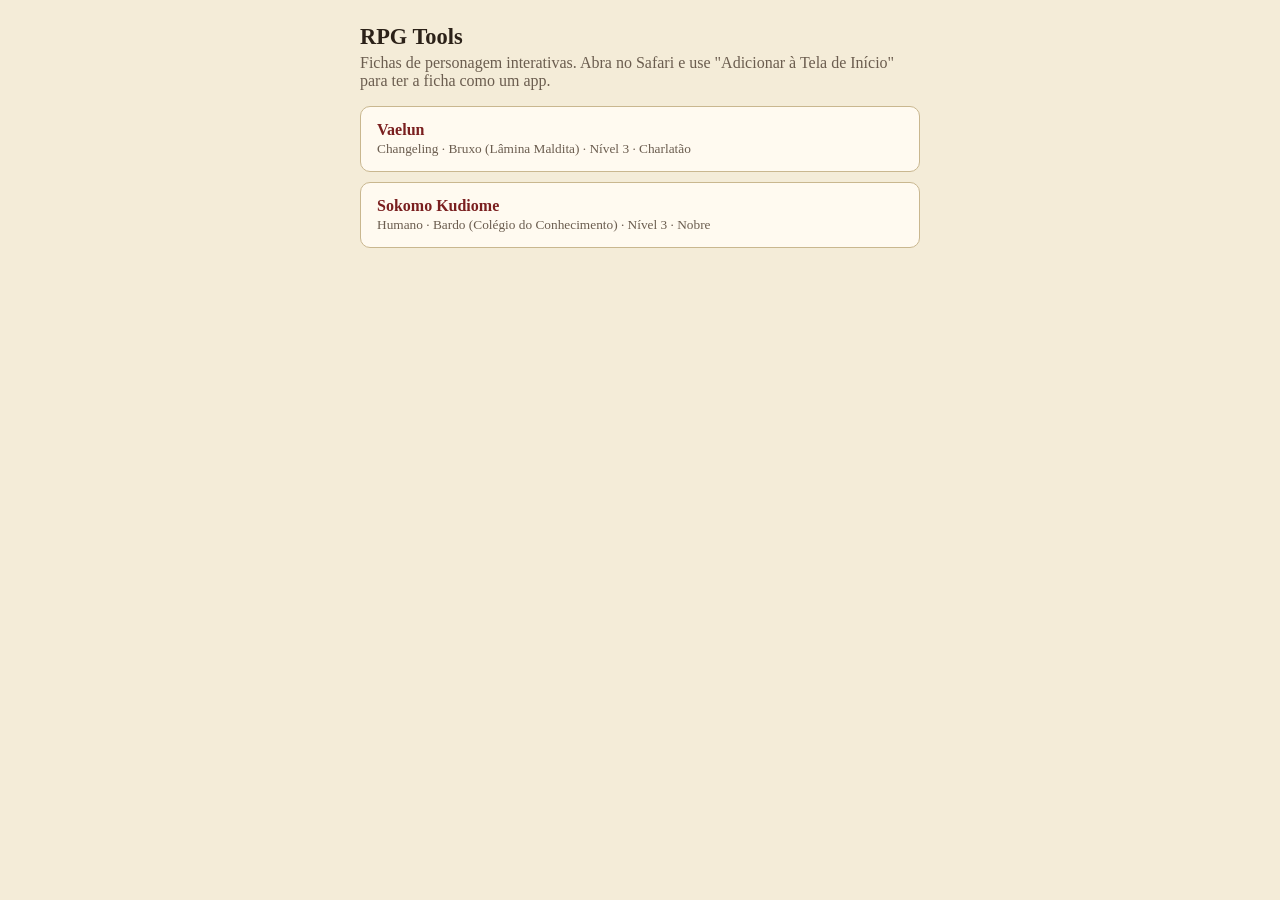
<file: index.html>
<!DOCTYPE html>
<html lang="pt-BR">
<head>
<meta charset="UTF-8">
<meta name="viewport" content="width=device-width, initial-scale=1.0">
<title>RPG Tools</title>
<style>
:root{--bg:#f4ecd8; --panel:#fffaf0; --ink:#2b2118; --muted:#6b5d4f; --line:#c9b78f; --accent:#7a1f1f;}
@media (prefers-color-scheme: dark){
  :root{--bg:#1c1712; --panel:#241d16; --ink:#ecdfc4; --muted:#a4917a; --line:#4a3d2c; --accent:#c1553d;}
}
body{margin:0; padding:24px 16px; background:var(--bg); color:var(--ink); font-family:Georgia,'Times New Roman',serif; font-size:16px;}
main{max-width:560px; margin:0 auto;}
h1{font-size:1.4em; margin:0 0 4px;}
p{color:var(--muted); margin:0 0 16px;}
a.card{display:block; background:var(--panel); border:1px solid var(--line); border-radius:10px; padding:14px 16px; margin-bottom:10px; color:inherit; text-decoration:none;}
a.card b{color:var(--accent);}
a.card small{display:block; color:var(--muted); margin-top:2px;}
</style>
</head>
<body>
<main>
  <h1>RPG Tools</h1>
  <p>Fichas de personagem interativas. Abra no Safari e use "Adicionar à Tela de Início" para ter a ficha como um app.</p>
  <a class="card" href="sheets/vaelun/"><b>Vaelun</b><small>Changeling · Bruxo (Lâmina Maldita) · Nível 3 · Charlatão</small></a>
  <a class="card" href="sheets/sokomo/"><b>Sokomo Kudiome</b><small>Humano · Bardo (Colégio do Conhecimento) · Nível 3 · Nobre</small></a>
</main>
</body>
</html>
</file>
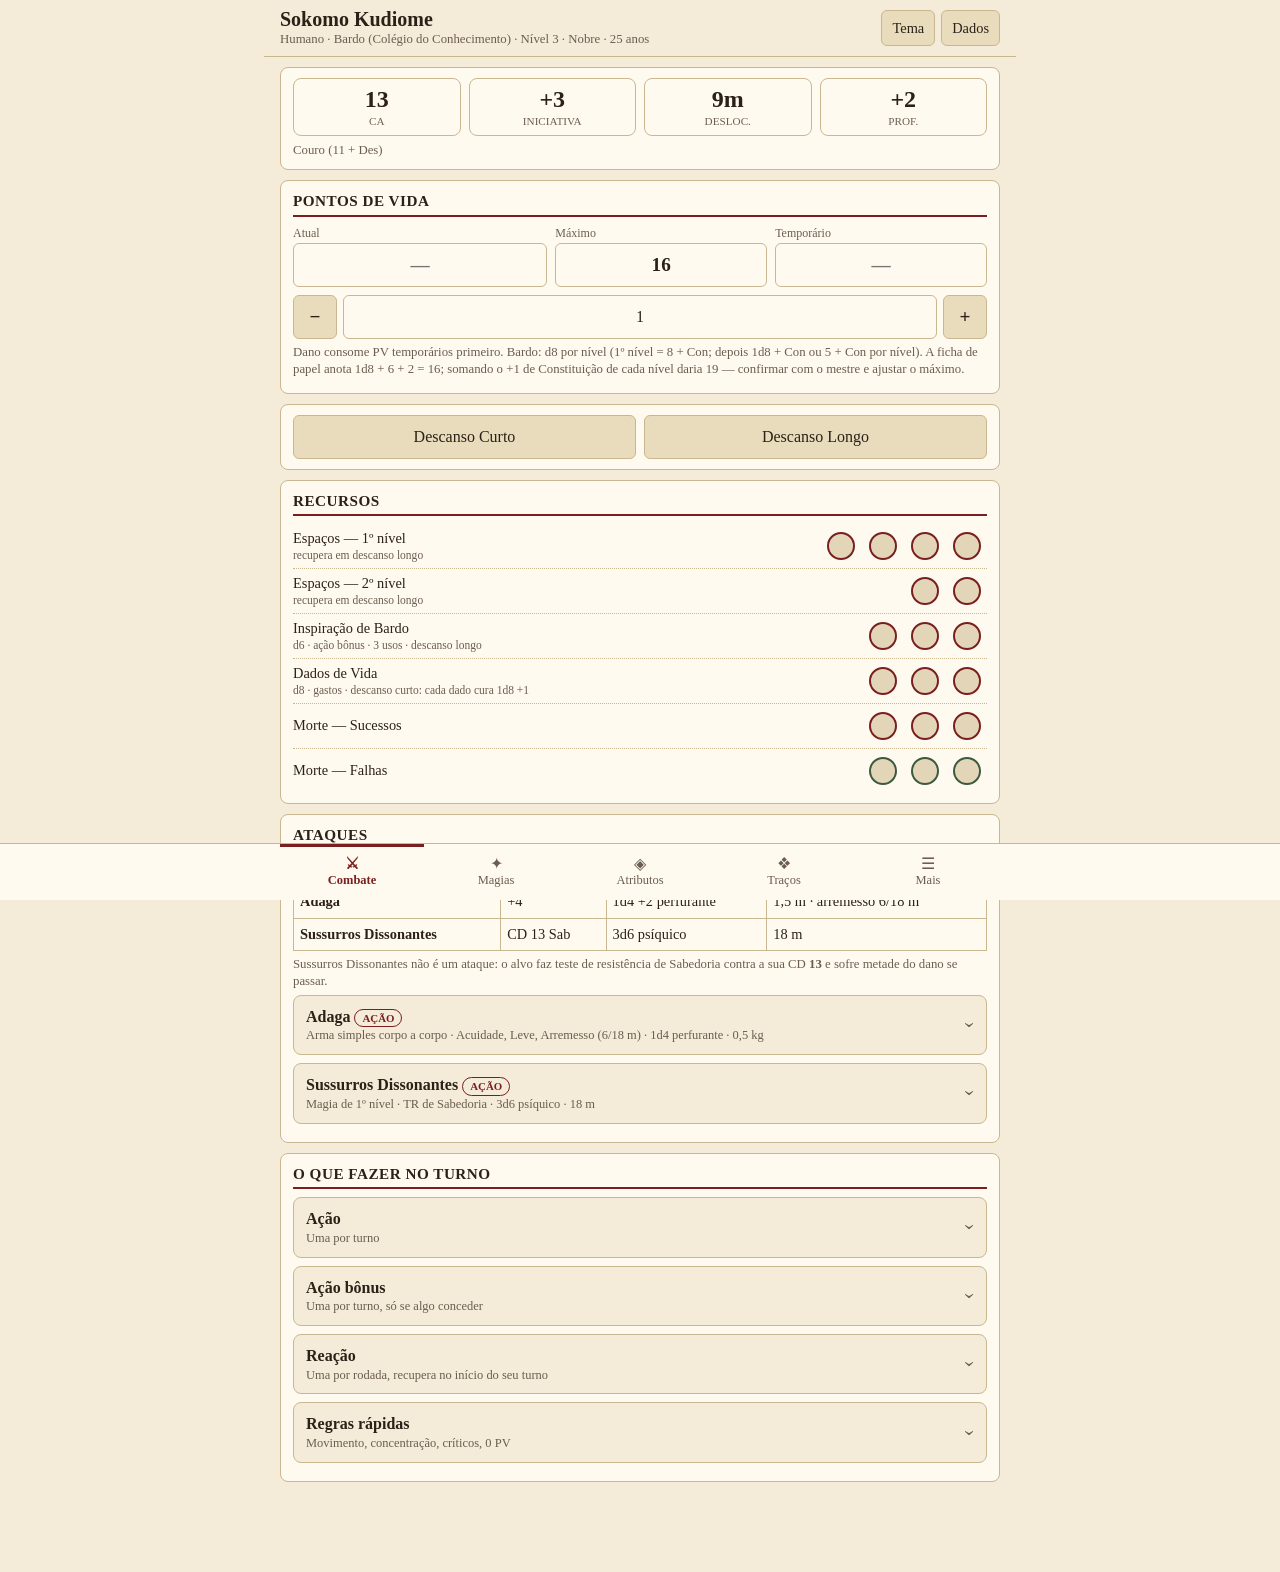
<file: sheets/sokomo/index.html>
<!DOCTYPE html>
<html lang="pt-BR">
<head>
<meta charset="UTF-8">
<meta name="viewport" content="width=device-width, initial-scale=1.0, viewport-fit=cover">
<meta name="theme-color" content="#7a1f1f" media="(prefers-color-scheme: light)">
<meta name="theme-color" content="#1c1712" media="(prefers-color-scheme: dark)">
<meta name="apple-mobile-web-app-capable" content="yes">
<meta name="mobile-web-app-capable" content="yes">
<meta name="apple-mobile-web-app-status-bar-style" content="black-translucent">
<meta name="apple-mobile-web-app-title" content="Sokomo">
<meta name="description" content="Ficha de personagem interativa de Sokomo Kudiome (Humano, Bardo do Colégio do Conhecimento, nível 3).">
<link rel="manifest" href="manifest.webmanifest">
<link rel="apple-touch-icon" href="icon.svg">
<link rel="icon" href="icon.svg" type="image/svg+xml">
<link rel="stylesheet" href="../../shared/sheet.css">
<title>Sokomo Kudiome — Ficha</title>
</head>
<body>
<noscript>Esta ficha precisa de JavaScript. Abra no Safari pelo endereço do GitHub Pages, não pelo app Arquivos.</noscript>
<script src="char.js"></script>
<script src="../../shared/sheet.js"></script>
</body>
</html>
</file>
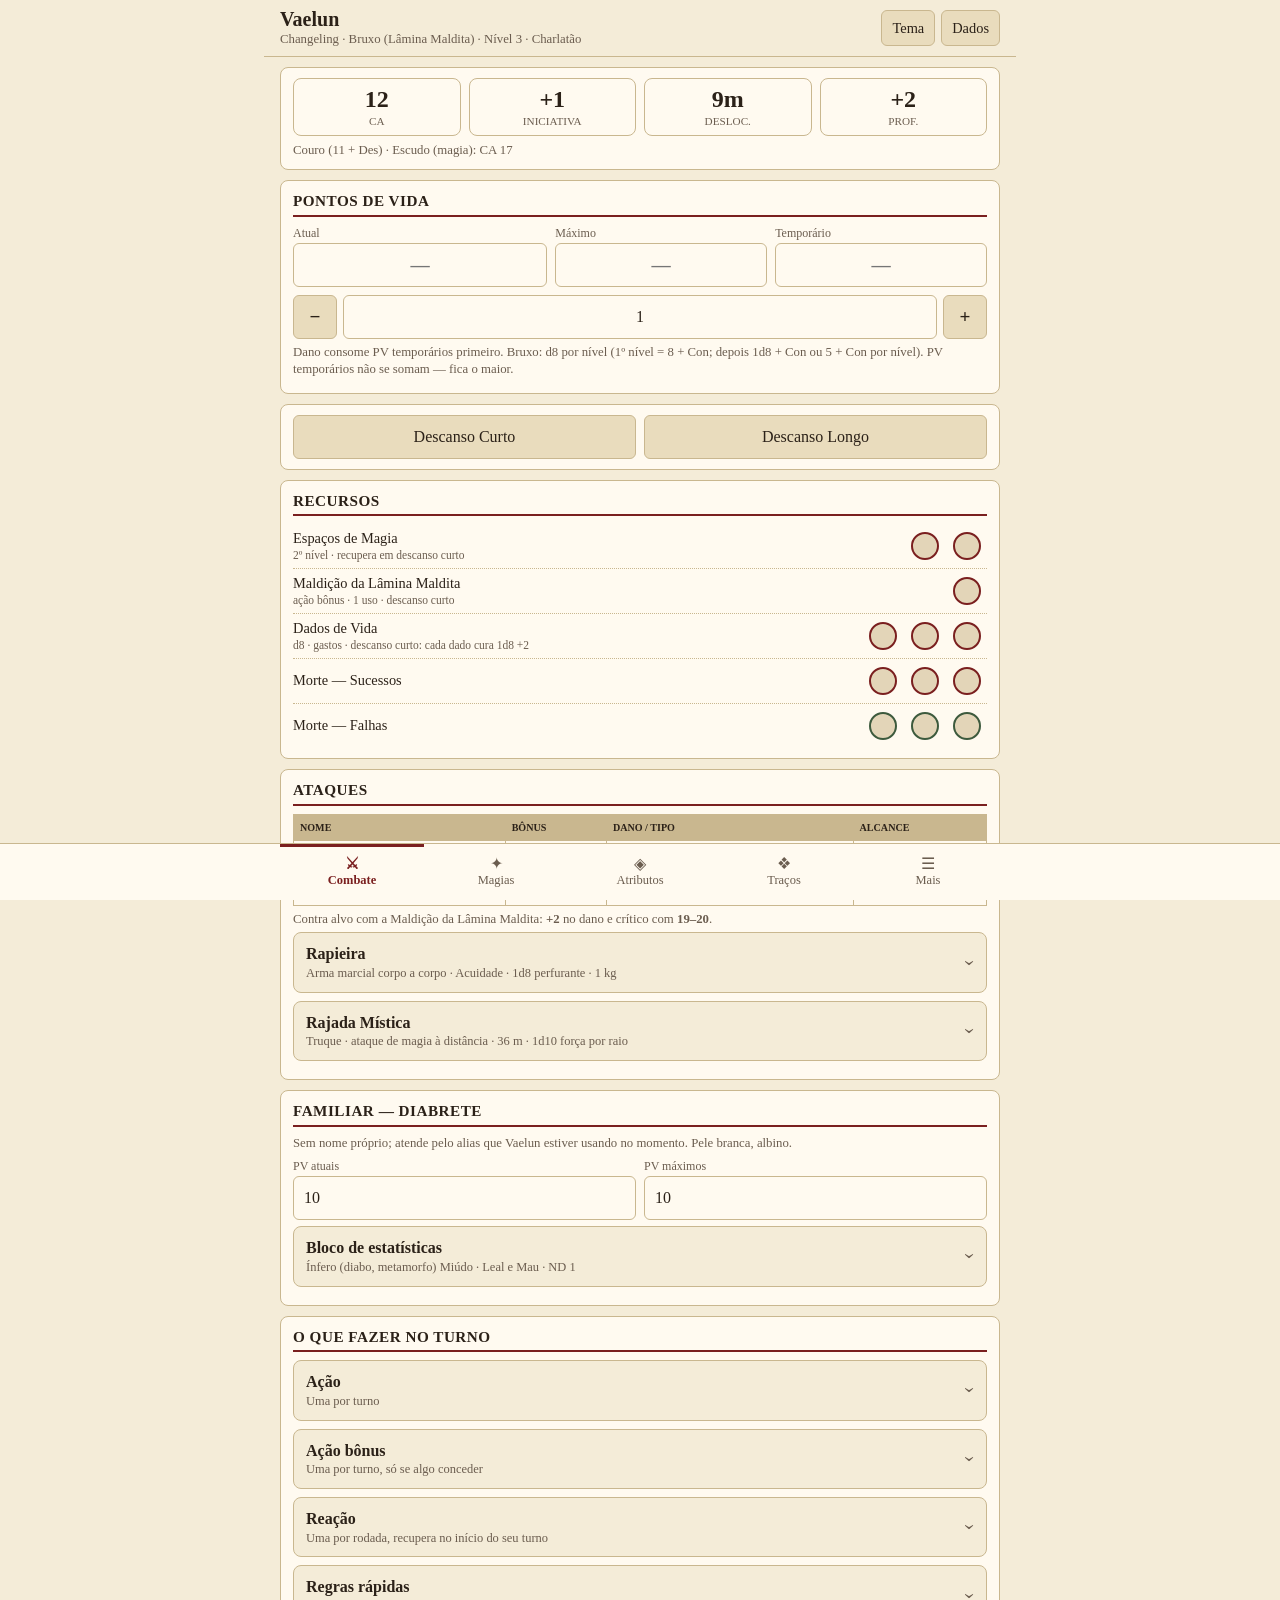
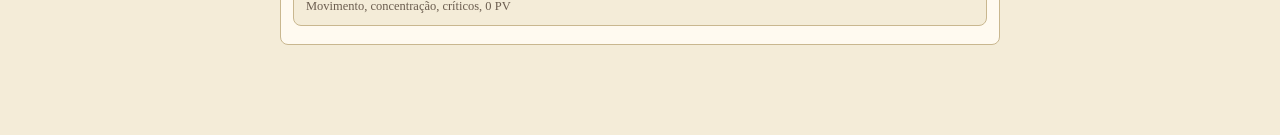
<file: sheets/vaelun/index.html>
<!DOCTYPE html>
<html lang="pt-BR">
<head>
<meta charset="UTF-8">
<meta name="viewport" content="width=device-width, initial-scale=1.0, viewport-fit=cover">
<meta name="theme-color" content="#7a1f1f" media="(prefers-color-scheme: light)">
<meta name="theme-color" content="#1c1712" media="(prefers-color-scheme: dark)">
<meta name="apple-mobile-web-app-capable" content="yes">
<meta name="mobile-web-app-capable" content="yes">
<meta name="apple-mobile-web-app-status-bar-style" content="black-translucent">
<meta name="apple-mobile-web-app-title" content="Vaelun">
<meta name="description" content="Ficha de personagem interativa de Vaelun (Changeling, Bruxo da Lâmina Maldita, nível 3).">
<link rel="manifest" href="manifest.webmanifest">
<link rel="apple-touch-icon" href="icon.svg">
<link rel="icon" href="icon.svg" type="image/svg+xml">
<title>Vaelun — Ficha</title>
<style>
:root{
  --bg:#f4ecd8; --panel:#fffaf0; --ink:#2b2118; --muted:#6b5d4f;
  --line:#c9b78f; --accent:#7a1f1f; --accent2:#3d5a3d; --pip-off:#e3d5b8;
  --btn:#e9dcbd; --focus:#b0853a;
  --safe-top:env(safe-area-inset-top,0px); --safe-bottom:env(safe-area-inset-bottom,0px);
  --tabbar:56px;
}
@media (prefers-color-scheme: dark){
  :root:not([data-theme="light"]){
    --bg:#1c1712; --panel:#241d16; --ink:#ecdfc4; --muted:#a4917a;
    --line:#4a3d2c; --accent:#c1553d; --accent2:#6fa06f; --pip-off:#3a2f22;
    --btn:#3a2f22; --focus:#d9a65a;
  }
}
:root[data-theme="dark"]{
  --bg:#1c1712; --panel:#241d16; --ink:#ecdfc4; --muted:#a4917a;
  --line:#4a3d2c; --accent:#c1553d; --accent2:#6fa06f; --pip-off:#3a2f22;
  --btn:#3a2f22; --focus:#d9a65a;
}
*{box-sizing:border-box; -webkit-tap-highlight-color:transparent;}
html{-webkit-text-size-adjust:100%;}
body{
  margin:0; padding:0 16px calc(var(--tabbar) + 24px + var(--safe-bottom)); background:var(--bg); color:var(--ink);
  font-family:'Georgia','Times New Roman',serif; font-size:16px; line-height:1.35;
  overflow-x:hidden; touch-action:manipulation;
}
main{max-width:720px; margin:0 auto;}
h1{font-size:1.25em; margin:0; line-height:1.15;}
h2{font-size:.95em; margin:0 0 8px; border-bottom:2px solid var(--accent); padding-bottom:3px; text-transform:uppercase; letter-spacing:.5px;}
h3{font-size:.85em; margin:10px 0 6px; color:var(--muted); text-transform:uppercase; letter-spacing:.5px;}
p{margin:.35em 0;}
.box{background:var(--panel); border:1px solid var(--line); border-radius:8px; padding:10px 12px; margin:0 0 10px;}
.header{
  position:sticky; top:0; z-index:30; margin:0 -16px 10px; padding:calc(8px + var(--safe-top)) 16px 8px;
  background:var(--bg); border-bottom:1px solid var(--line);
  display:flex; justify-content:space-between; align-items:center; gap:8px;
}
.header .meta{font-size:.8em; color:var(--muted);}
.toolbar{display:flex; gap:6px; flex-wrap:wrap;}
.header .toolbar{flex-wrap:nowrap; flex-shrink:0;}
button, select, input[type=text], input[type=number], textarea{
  font-family:inherit; background:var(--panel); color:var(--ink);
  border:1px solid var(--line); border-radius:6px; padding:8px 10px; font-size:16px;
}
button{cursor:pointer; background:var(--btn); color:var(--ink); min-height:44px; padding:8px 12px;}
button.primary{background:var(--accent); color:#fff; border-color:var(--accent);}
button.small{min-height:36px; padding:4px 10px; font-size:.9em;}
button.icon{min-width:44px; font-size:1.2em; font-weight:bold; padding:0;}
button:active{filter:brightness(.92);}
input:focus, select:focus, textarea:focus, button:focus-visible{outline:2px solid var(--focus); outline-offset:1px;}
input, textarea, select{width:100%; min-height:44px;}
select{-webkit-appearance:none; appearance:none; background-image:linear-gradient(45deg,transparent 50%,var(--muted) 50%),linear-gradient(135deg,var(--muted) 50%,transparent 50%); background-position:calc(100% - 18px) 50%,calc(100% - 13px) 50%; background-size:5px 5px; background-repeat:no-repeat; padding-right:32px;}
label{font-size:.75em; color:var(--muted); display:block; margin-bottom:2px;}
label.check{font-size:1em; color:var(--ink); display:flex; align-items:center; gap:8px; min-height:44px; margin:4px 0 0;}
label.check input{width:22px; height:22px; min-height:0; margin:0;}
.grid{display:grid; gap:8px;}
.g2{grid-template-columns:repeat(2,1fr);}
.g3{grid-template-columns:repeat(3,1fr);}
.g4{grid-template-columns:repeat(4,1fr);}
.abils{grid-template-columns:repeat(3,1fr);}
@media (min-width:560px){ .abils{grid-template-columns:repeat(6,1fr);} }
.stat{background:var(--panel); border:1px solid var(--line); border-radius:8px; text-align:center; padding:6px 2px;}
.stat .v{font-size:1.5em; font-weight:bold; line-height:1.2;}
.stat .l{font-size:.7em; color:var(--muted); text-transform:uppercase;}
.abil{border:2px solid var(--line); border-radius:10px; text-align:center; padding:6px 2px;}
.abil .name{font-size:.7em; color:var(--muted); text-transform:uppercase;}
.abil .mod{font-size:1.4em; font-weight:bold; color:var(--accent); line-height:1.2;}
.abil input{text-align:center; font-size:1.1em; font-weight:bold; border:1px solid transparent; background:transparent; padding:2px; min-height:36px; -moz-appearance:textfield;}
.abil input::-webkit-outer-spin-button, .abil input::-webkit-inner-spin-button{-webkit-appearance:none; margin:0;}
.abil input:focus{border-color:var(--line);}
.pips{display:flex; gap:2px; flex-wrap:wrap; justify-content:flex-end;}
.pip{width:40px; height:40px; border:none; background:transparent; padding:0; min-height:0; display:flex; align-items:center; justify-content:center; border-radius:50%;}
.pip::before{content:""; width:24px; height:24px; border-radius:50%; border:2px solid var(--accent); background:var(--pip-off); transition:background .1s;}
.pip.on::before{background:var(--accent);}
.pip.fail::before{border-color:var(--accent2);}
.pip.fail.on::before{background:var(--accent2);}
.track{display:flex; justify-content:space-between; align-items:center; gap:8px; padding:2px 0; border-bottom:1px dotted var(--line);}
.track:last-child{border-bottom:none;}
.track .lbl{font-size:.9em;}
.track .lbl small{display:block; color:var(--muted); font-size:.8em;}
table{width:100%; border-collapse:collapse; font-size:.9em;}
th,td{border:1px solid var(--line); padding:6px 6px; text-align:left; vertical-align:top;}
th{background:var(--line); font-size:.7em; text-transform:uppercase;}
.skill-row{display:flex; justify-content:space-between; align-items:center; padding:6px 0; border-bottom:1px dotted var(--line); font-size:.95em;}
.skill-row:last-child{border-bottom:none;}
.skill-row.prof{font-weight:bold;}
.skill-row .ab{color:var(--muted); font-weight:normal; font-size:.8em;}
.dot{display:inline-block; width:9px; height:9px; border-radius:50%; border:1px solid var(--muted); margin-right:6px; vertical-align:middle;}
.dot.on{background:var(--accent); border-color:var(--accent);}
textarea{min-height:80px; resize:vertical; line-height:1.4;}
.hp-row{display:grid; grid-template-columns:1.2fr 1fr 1fr; gap:8px;}
.hp-row input{text-align:center; font-weight:bold; font-size:1.2em;}
.hp-adjust{display:grid; grid-template-columns:44px 1fr 44px; gap:6px; margin-top:8px; align-items:center;}
.hp-adjust input{text-align:center;}
/* Abas */
.tab{display:none;}
.tab.active{display:block;}
.tabbar{position:fixed; left:0; right:0; bottom:0; z-index:35; display:flex; justify-content:center; background:var(--panel); border-top:1px solid var(--line); padding-bottom:var(--safe-bottom);}
.tabbar-inner{display:flex; width:100%; max-width:720px;}
.tabbar button{flex:1; border:none; border-radius:0; background:transparent; min-height:var(--tabbar); font-size:.78em; color:var(--muted); padding:4px 2px; display:flex; flex-direction:column; align-items:center; justify-content:center; gap:2px;}
.tabbar button .ico{font-size:1.25em; line-height:1;}
.tabbar button.active{color:var(--accent); font-weight:bold; box-shadow:inset 0 3px 0 var(--accent);}
/* Cards expansíveis */
details.card{border:1px solid var(--line); border-radius:8px; margin:0 0 8px; background:var(--bg);}
details.card summary{list-style:none; cursor:pointer; padding:10px 12px; display:flex; justify-content:space-between; align-items:center; gap:8px; min-height:44px;}
details.card summary::-webkit-details-marker{display:none;}
details.card summary::after{content:"›"; color:var(--muted); font-size:1.3em; transform:rotate(90deg); transition:transform .15s; flex-shrink:0;}
details.card[open] summary::after{transform:rotate(-90deg);}
details.card summary .t{font-weight:bold;}
details.card summary .s{display:block; font-size:.78em; color:var(--muted); font-weight:normal;}
.card-body{padding:0 12px 12px; font-size:.95em; border-top:1px dotted var(--line); padding-top:8px;}
.card-body p{margin:.45em 0;}
.tag{display:inline-block; font-size:.68em; padding:1px 7px; border-radius:10px; border:1px solid var(--line); color:var(--muted); margin-left:4px; text-transform:uppercase; vertical-align:middle; white-space:nowrap;}
.tag.warn{border-color:var(--accent); color:var(--accent);}
.tag.ok{border-color:var(--accent2); color:var(--accent2);}
.meta-line{font-size:.85em; color:var(--muted); margin:0 0 6px;}
.mine{border-left:3px solid var(--accent); padding:4px 0 4px 10px; font-size:.92em; margin-top:8px; background:var(--panel); border-radius:0 6px 6px 0;}
.mine b:first-child{color:var(--accent);}
dl.stats{display:grid; grid-template-columns:auto 1fr; gap:3px 10px; font-size:.9em; margin:6px 0;}
dl.stats dt{color:var(--muted);} dl.stats dd{margin:0;}
.statline{display:grid; grid-template-columns:repeat(6,1fr); gap:4px; text-align:center; font-size:.85em; margin:6px 0;}
.statline div{border:1px solid var(--line); border-radius:6px; padding:3px 0;}
.statline b{display:block; font-size:.8em; color:var(--muted);}
.modal{position:fixed; inset:0; background:rgba(0,0,0,.55); display:none; align-items:flex-end; justify-content:center; z-index:50; padding:0;}
.modal.show{display:flex;}
.modal-inner{background:var(--panel); border:1px solid var(--line); border-radius:12px 12px 0 0; padding:12px 16px calc(16px + var(--safe-bottom)); width:100%; max-width:720px; max-height:88vh; overflow:auto;}
@media (min-width:560px){ .modal{align-items:center; padding:16px;} .modal-inner{border-radius:12px;} }
.modal-inner textarea{min-height:140px; font-family:ui-monospace,Menlo,monospace; font-size:.8em;}
#toast{position:fixed; left:50%; bottom:calc(var(--tabbar) + 14px + var(--safe-bottom)); transform:translateX(-50%); background:var(--ink); color:var(--bg); padding:8px 14px; border-radius:20px; font-size:.85em; opacity:0; pointer-events:none; transition:opacity .2s; z-index:60; white-space:nowrap;}
#toast.show{opacity:.95;}
#top{position:fixed; bottom:calc(var(--tabbar) + 12px + var(--safe-bottom)); right:16px; width:44px; height:44px; border-radius:50%; background:var(--accent); color:#fff; border:none; font-size:1.2em; opacity:0; pointer-events:none; transition:opacity .2s; z-index:40;}
#top.show{opacity:.9; pointer-events:auto;}
.small-note{font-size:.8em; color:var(--muted);}
ul{margin:.3em 0; padding-left:20px;}
li{margin:3px 0;}
.saved{font-size:.7em; color:var(--muted);}
@media print{
  body{background:#fff; color:#000; font-size:10px; padding:0;}
  .header{position:static; border:none; margin:0 0 6px; padding:0;}
  .no-print, .tabbar{display:none !important;}
  .tab{display:block !important;}
  .tab::before{content:attr(data-title); display:block; font-size:1.3em; font-weight:bold; margin:10px 0 6px; border-bottom:2px solid #000;}
  details.card{break-inside:avoid;} details.card summary::after{display:none;}
  details.card:not([open]) > .card-body{display:block;}
  .box{break-inside:avoid; border:1px solid #999; margin-bottom:6px; padding:6px 8px;}
  .pip{width:16px; height:16px;} .pip::before{width:12px; height:12px;}
  input, textarea, select{min-height:0; padding:2px 4px; border-color:#bbb;}
  textarea{min-height:40px;}
  .abils{grid-template-columns:repeat(6,1fr);}
  #top, #toast{display:none;}
}
@page{size:A4; margin:10mm;}
</style>
</head>
<body>
<main>

<header class="header">
  <div>
    <h1>Vaelun</h1>
    <div class="meta">Changeling · Bruxo (Lâmina Maldita) · Nível <span data-v="level"></span> · Charlatão</div>
  </div>
  <div class="toolbar no-print">
    <button class="small" type="button" onclick="toggleTheme()" aria-label="Alternar tema">Tema</button>
    <button class="small" type="button" onclick="openData()">Dados</button>
  </div>
</header>

<!-- ============ COMBATE ============ -->
<section class="tab" id="tab-combate" data-title="Combate">

<div class="box">
  <div class="grid g4">
    <div class="stat"><div class="v" id="ac">--</div><div class="l">CA</div></div>
    <div class="stat"><div class="v" id="ini">--</div><div class="l">Iniciativa</div></div>
    <div class="stat"><div class="v">9m</div><div class="l">Desloc.</div></div>
    <div class="stat"><div class="v" data-v="profS"></div><div class="l">Prof.</div></div>
  </div>
  <p class="small-note" id="acNote" style="margin:6px 0 0;"></p>
</div>

<div class="box">
  <h2>Pontos de Vida</h2>
  <div class="hp-row">
    <div><label for="hpCur">Atual</label><input type="text" inputmode="numeric" id="hpCur" placeholder="—"></div>
    <div><label for="hpMax">Máximo</label><input type="text" inputmode="numeric" id="hpMax" placeholder="—"></div>
    <div><label for="hpTemp">Temporário</label><input type="text" inputmode="numeric" id="hpTemp" placeholder="—"></div>
  </div>
  <div class="hp-adjust no-print">
    <button class="icon" type="button" onclick="adjustHp(-1)" aria-label="Aplicar dano">−</button>
    <input type="text" inputmode="numeric" id="hpAmt" value="1" aria-label="Quantidade">
    <button class="icon" type="button" onclick="adjustHp(1)" aria-label="Aplicar cura">+</button>
  </div>
  <p class="small-note">Dano consome PV temporários primeiro. Bruxo: d8 por nível (1º nível = 8 + Con; depois 1d8 + Con ou 5 + Con por nível). PV temporários não se somam — fica o maior.</p>
</div>

<div class="box no-print">
  <div class="grid g2">
    <button type="button" onclick="shortRest()">Descanso Curto</button>
    <button type="button" onclick="longRest()">Descanso Longo</button>
  </div>
</div>

<div class="box">
  <h2>Recursos</h2>
  <div class="track">
    <span class="lbl">Espaços de Magia<small><span data-v="slotLvl"></span>º nível · recupera em descanso curto</small></span>
    <span class="pips" id="pipsSlots"></span>
  </div>
  <div class="track">
    <span class="lbl">Maldição da Lâmina Maldita<small>ação bônus · 1 uso · descanso curto</small></span>
    <span class="pips" id="pipsCurse"></span>
  </div>
  <div class="track">
    <span class="lbl">Dados de Vida<small>d8 · gastos · descanso curto: cada dado cura 1d8 <span data-v="conS"></span></small></span>
    <span class="pips" id="pipsHd"></span>
  </div>
  <div class="track">
    <span class="lbl">Morte — Sucessos</span>
    <span class="pips" id="pipsDeathS"></span>
  </div>
  <div class="track">
    <span class="lbl">Morte — Falhas</span>
    <span class="pips" id="pipsDeathF"></span>
  </div>
</div>

<div class="box">
  <h2>Ataques</h2>
  <table>
    <thead><tr><th>Nome</th><th>Bônus</th><th>Dano / Tipo</th><th>Alcance</th></tr></thead>
    <tbody>
      <tr><td>Rapieira</td><td data-v="atk"></td><td><span data-v="rapDmg"></span> perfurante</td><td>1,5 m</td></tr>
      <tr><td>Rajada Mística</td><td data-v="atk"></td><td><span data-v="ebDmg"></span> força</td><td>36 m</td></tr>
    </tbody>
  </table>
  <p class="small-note">Contra alvo com a Maldição da Lâmina Maldita: <b>+<span data-v="prof"></span></b> no dano e crítico com <b>19–20</b>.</p>

  <details class="card">
    <summary><span><span class="t">Rapieira</span><span class="s">Arma marcial corpo a corpo · Acuidade · 1d8 perfurante · 1 kg</span></span></summary>
    <div class="card-body">
      <p><b>Jogada de ataque:</b> 1d20 + <span data-v="prof"></span> (proficiência) + <span data-v="cha"></span> (Carisma, por Guerreiro Maldito) = <b>1d20 <span data-v="atk"></span></b> contra a CA do alvo.</p>
      <p><b>Dano:</b> 1d8 + <span data-v="cha"></span> (Carisma) = <b><span data-v="rapDmg"></span></b> perfurante. Acerto crítico (20 natural): dobra os dados (2d8 <span data-v="chaS"></span>).</p>
      <p><b>Acuidade:</b> a arma normalmente permite escolher Força ou Destreza; Guerreiro Maldito substitui pelo Carisma (+<span data-v="cha"></span>) enquanto for a arma tocada após o último descanso longo. Qualquer outra arma usa Destreza (<span data-v="dexS"></span>).</p>
      <p><b>Ação de Ataque:</b> 1 ataque por ação. Com o Pacto da Corrente, você pode abrir mão desse ataque para que o Diabrete ataque com a reação dele (Ferrão +5, 1d4+3 + 3d6 veneno).</p>
      <p><b>Ataque de oportunidade:</b> quando uma criatura hostil que você vê sai do seu alcance (1,5 m), pode usar a reação para um ataque com a rapieira. Se usar a reação para Escudo, não sobra reação para isso.</p>
    </div>
  </details>

  <details class="card">
    <summary><span><span class="t">Rajada Mística</span><span class="s">Truque · ataque de magia à distância · 36 m · 1d10 força por raio</span></span></summary>
    <div class="card-body">
      <p><b>Jogada de ataque:</b> 1d20 + <span data-v="prof"></span> + <span data-v="cha"></span> = <b>1d20 <span data-v="atk"></span></b>. Com <span data-v="beams"></span> raio(s) no nível <span data-v="level"></span>; cada raio tem sua própria jogada e pode ir a alvos diferentes.</p>
      <p><b>Dano:</b> 1d10 força + <span data-v="cha"></span> por raio (Explosão Agonizante) = <b><span data-v="ebDmg"></span></b>. Crítico: 2d10 <span data-v="chaS"></span>.</p>
      <p><b>Desvantagem em corpo a corpo:</b> é um ataque à distância — se houver uma criatura hostil a 1,5 m de você que possa vê-lo e não esteja incapacitada, a jogada tem desvantagem. Nesse caso use a rapieira ou Desengaje/Passo das Brumas primeiro.</p>
      <p><b>Não gasta espaço de magia.</b> Componentes V, S: precisa poder falar e ter uma mão livre.</p>
    </div>
  </details>
</div>

<div class="box">
  <h2>Familiar — Diabrete</h2>
  <p class="small-note">Sem nome próprio; atende pelo alias que Vaelun estiver usando no momento. Pele branca, albino.</p>
  <div class="grid g2" style="margin:6px 0;">
    <div><label for="famCur">PV atuais</label><input type="text" inputmode="numeric" id="famCur"></div>
    <div><label for="famMax">PV máximos</label><input type="text" inputmode="numeric" id="famMax"></div>
  </div>
  <details class="card">
    <summary><span><span class="t">Bloco de estatísticas</span><span class="s">Ínfero (diabo, metamorfo) Miúdo · Leal e Mau · ND 1</span></span></summary>
    <div class="card-body">
      <dl class="stats">
        <dt>CA</dt><dd>13</dd>
        <dt>PV</dt><dd>10 (3d4+3)</dd>
        <dt>Deslocamento</dt><dd>6 m, voo 12 m</dd>
      </dl>
      <div class="statline">
        <div><b>For</b>6 (−2)</div><div><b>Des</b>17 (+3)</div><div><b>Con</b>13 (+1)</div>
        <div><b>Int</b>11 (+0)</div><div><b>Sab</b>12 (+1)</div><div><b>Car</b>14 (+2)</div>
      </div>
      <dl class="stats">
        <dt>Perícias</dt><dd>Enganação +4, Intuição +3, Persuasão +4, Furtividade +5</dd>
        <dt>Resistências</dt><dd>frio; concussão, perfurante e cortante de ataques não mágicos que não sejam prateados</dd>
        <dt>Imunidades</dt><dd>fogo, veneno; condição envenenado</dd>
        <dt>Sentidos</dt><dd>visão no escuro 36 m, Percepção passiva 11</dd>
        <dt>Idiomas</dt><dd>Infernal, Comum</dd>
      </dl>
      <p><b>Metamorfo.</b> Pode usar a ação para se transformar numa fera que lembre um rato (desloc. 6 m), um corvo (6 m, voo 18 m) ou uma aranha (6 m, escalada 6 m), ou voltar à forma verdadeira. As estatísticas não mudam, exceto o deslocamento. Equipamento não se transforma. Volta à forma verdadeira se morrer.</p>
      <p><b>Visão do Diabo.</b> Escuridão mágica não atrapalha a visão no escuro dele.</p>
      <p><b>Resistência à Magia.</b> Vantagem em testes de resistência contra magias e outros efeitos mágicos.</p>
      <p><b>Ferrão (Mordida na forma de fera).</b> Ataque corpo a corpo com arma: +5 para acertar, alcance 1,5 m, um alvo. Dano: 5 (1d4+3) perfurante, e o alvo faz teste de resistência de Constituição CD 11, sofrendo 10 (3d6) de dano de veneno se falhar ou metade se passar.</p>
      <p><b>Invisibilidade.</b> Fica invisível magicamente até atacar ou até sua concentração acabar (como se concentrasse numa magia). Equipamento que carrega fica invisível junto.</p>
      <div class="mine"><b>Como familiar:</b> age no seu turno, mas de forma independente e obedecendo suas ordens. Não pode usar a ação de Ataque por conta própria — só ataca quando você cede um dos seus ataques (Pacto da Corrente), usando a reação dele. Telepatia com você a até 30 m (sem limite de distância com Voz do Mestre da Corrente). Se cair a 0 PV, desaparece; conjure Achar Familiar de novo (ritual, 1 hora, 10 po). Pode ser dispensado para um semiplano com uma ação e chamado de volta com outra.</div>
    </div>
  </details>
</div>

<div class="box">
  <h2>O que fazer no turno</h2>
  <details class="card">
    <summary><span><span class="t">Ação</span><span class="s">Uma por turno</span></span></summary>
    <div class="card-body">
      <ul>
        <li><b>Atacar</b> — rapieira (<span data-v="atk"></span>, <span data-v="rapDmg"></span>) ou ceder o ataque ao Diabrete.</li>
        <li><b>Rajada Mística</b> — <span data-v="atk"></span>, <span data-v="ebDmg"></span> força, 36 m.</li>
        <li><b>Conjurar</b> — Comando, Detectar Pensamentos (gastam espaço) ou Ilusão Menor (truque).</li>
        <li><b>Metamorfo</b> — mudar de aparência e voz.</li>
        <li><b>Ver pelo familiar</b> — usar os sentidos do Diabrete até o início do próximo turno.</li>
        <li><b>Gerais</b> — Disparada (dobra o movimento), Desengajar (sem ataques de oportunidade), Esquivar (ataques contra você com desvantagem; TR de Des com vantagem), Ajudar, Esconder (Furtividade <span data-v="stealth"></span>), Procurar, Usar um objeto.</li>
      </ul>
    </div>
  </details>
  <details class="card">
    <summary><span><span class="t">Ação bônus</span><span class="s">Uma por turno, só se algo conceder</span></span></summary>
    <div class="card-body">
      <ul>
        <li><b>Maldição da Lâmina Maldita</b> — alvo a até 9 m, 1 minuto, 1 uso por descanso curto.</li>
        <li><b>Passo das Brumas</b> — teleporte de 9 m (gasta espaço). No mesmo turno só pode conjurar mais um truque de 1 ação.</li>
        <li><b>Bruxaria</b> — só se for confirmada com o mestre.</li>
      </ul>
    </div>
  </details>
  <details class="card">
    <summary><span><span class="t">Reação</span><span class="s">Uma por rodada, recupera no início do seu turno</span></span></summary>
    <div class="card-body">
      <ul>
        <li><b>Escudo</b> — quando for atingido por um ataque: +5 na CA (<span data-v="ac"></span> → <b><span data-v="acShield"></span></b>) até o seu próximo turno. Gasta espaço.</li>
        <li><b>Ataque de oportunidade</b> — rapieira contra quem sair do seu alcance.</li>
        <li><b>Diabrete</b> — usa a reação dele para atacar quando você cede um ataque.</li>
      </ul>
    </div>
  </details>
  <details class="card">
    <summary><span><span class="t">Regras rápidas</span><span class="s">Movimento, concentração, críticos, 0 PV</span></span></summary>
    <div class="card-body">
      <ul>
        <li><b>Movimento:</b> 9 m, pode dividir antes e depois da ação. Levantar-se gasta metade. Terreno difícil custa o dobro.</li>
        <li><b>Concentração</b> (Detectar Pensamentos): ao sofrer dano, teste de resistência de Constituição (<span data-v="conS"></span>) CD 10 ou metade do dano, o que for maior. Conjurar outra magia de concentração, ficar incapacitado ou morrer encerra.</li>
        <li><b>Vantagem/Desvantagem:</b> rola 2d20 e usa o maior/menor; não acumulam, e se houver as duas, cancelam.</li>
        <li><b>Crítico:</b> 20 natural acerta sempre e dobra todos os dados de dano. 1 natural erra sempre. Contra alvo amaldiçoado, 19 também é crítico.</li>
        <li><b>Cobertura:</b> meia +2 CA e TR de Des; três quartos +5; total não pode ser alvo.</li>
        <li><b>Escuridão / invisível:</b> ataques contra o que não vê têm desvantagem; ataques de quem não é visto têm vantagem. Vaelun não tem visão no escuro.</li>
        <li><b>0 PV:</b> cai inconsciente. No início de cada turno seu, rola d20: 10+ sucesso, 9− falha; 3 sucessos estabiliza, 3 falhas morre. 1 natural = 2 falhas; 20 natural = volta com 1 PV. Sofrer dano a 0 PV = 1 falha (2 se crítico). Alguém pode estabilizá-lo com Sabedoria (Medicina) CD 10.</li>
        <li><b>Morte instantânea:</b> dano que leve a 0 PV com sobra igual ou maior que o PV máximo mata na hora.</li>
        <li><b>Descanso curto</b> (1 h): gaste dados de vida (1d8 <span data-v="conS"></span> cada) e recupere espaços de magia e a Maldição. <b>Descanso longo</b> (8 h): todos os PV, metade dos dados de vida (mínimo 1) e volta a escolher a arma do Guerreiro Maldito.</li>
      </ul>
    </div>
  </details>
</div>

</section>

<!-- ============ MAGIAS ============ -->
<section class="tab" id="tab-magias" data-title="Magias">

<div class="box">
  <h2>Conjuração — Pacto</h2>
  <div class="grid g3">
    <div class="stat"><div class="v" data-v="dc"></div><div class="l">CD Magia</div></div>
    <div class="stat"><div class="v" data-v="atk"></div><div class="l">Atq. Magia</div></div>
    <div class="stat"><div class="v">Car</div><div class="l">Atributo</div></div>
  </div>
  <div class="track" style="margin-top:8px;">
    <span class="lbl">Espaços de Magia<small><span data-v="slots"></span> espaços · todos de <span data-v="slotLvl"></span>º nível · descanso curto</small></span>
    <span class="pips" id="pipsSlots2"></span>
  </div>
  <p class="small-note">CD = 8 + <span data-v="prof"></span> + <span data-v="cha"></span> · Ataque = <span data-v="prof"></span> + <span data-v="cha"></span>. Truques conhecidos: 2 · Magias conhecidas: 4 (pode trocar 1 ao subir de nível). Toda magia com espaço é conjurada no <span data-v="slotLvl"></span>º nível. Foco arcano substitui componentes materiais sem custo.</p>
</div>

<div class="box">
  <h2>Truques</h2>
  <div id="spellsC"></div>
</div>
<div class="box">
  <h2>1º nível</h2>
  <div id="spells1"></div>
</div>
<div class="box">
  <h2>2º nível</h2>
  <div id="spells2"></div>
</div>
<div class="box">
  <h2>Ritual (Pacto da Corrente)</h2>
  <div id="spellsR"></div>
</div>
<div class="box">
  <h2>Pendente de confirmação</h2>
  <p class="small-note">Bruxo de <span data-v="level"></span>º nível conhece 4 magias — para pegar Bruxaria seria preciso trocar uma das atuais. Mantida aqui para decidir com o mestre.</p>
  <div id="spellsP"></div>
</div>

</section>

<!-- ============ ATRIBUTOS ============ -->
<section class="tab" id="tab-atributos" data-title="Atributos">

<div class="box">
  <h2>Atributos</h2>
  <div class="grid abils">
    <div class="abil"><div class="name">For</div><input type="number" inputmode="numeric" id="sStr" aria-label="Força"><div class="mod" id="mStr">--</div></div>
    <div class="abil"><div class="name">Des</div><input type="number" inputmode="numeric" id="sDex" aria-label="Destreza"><div class="mod" id="mDex">--</div></div>
    <div class="abil"><div class="name">Con</div><input type="number" inputmode="numeric" id="sCon" aria-label="Constituição"><div class="mod" id="mCon">--</div></div>
    <div class="abil"><div class="name">Int</div><input type="number" inputmode="numeric" id="sInt" aria-label="Inteligência"><div class="mod" id="mInt">--</div></div>
    <div class="abil"><div class="name">Sab</div><input type="number" inputmode="numeric" id="sWis" aria-label="Sabedoria"><div class="mod" id="mWis">--</div></div>
    <div class="abil"><div class="name">Car</div><input type="number" inputmode="numeric" id="sCha" aria-label="Carisma"><div class="mod" id="mCha">--</div></div>
  </div>
  <p class="small-note">Changeling: +2 Carisma, +1 Sabedoria (já aplicados). Modificador = (valor − 10) ÷ 2, arredondado para baixo.</p>
</div>

<div class="box">
  <h2>Testes de Resistência</h2>
  <div class="skill-row"><span><span class="dot"></span>Força</span><span id="svStr">--</span></div>
  <div class="skill-row"><span><span class="dot"></span>Destreza</span><span id="svDex">--</span></div>
  <div class="skill-row"><span><span class="dot"></span>Constituição</span><span id="svCon">--</span></div>
  <div class="skill-row"><span><span class="dot"></span>Inteligência</span><span id="svInt">--</span></div>
  <div class="skill-row prof"><span><span class="dot on"></span>Sabedoria</span><span id="svWis">--</span></div>
  <div class="skill-row prof"><span><span class="dot on"></span>Carisma</span><span id="svCha">--</span></div>
  <p class="small-note">Bruxo é proficiente em Sabedoria e Carisma. Rola-se 1d20 + modificador contra a CD do efeito.</p>
</div>

<div class="box">
  <h2>Perícias</h2>
  <div id="skillList"></div>
  <p class="small-note" style="margin-top:8px;">Percepção passiva: <b id="ppc">--</b> · Intuição passiva: <b id="ppi">--</b> · Investigação passiva: <b id="ppv">--</b></p>
  <p class="small-note">Origem: Bruxo (Arcanismo, Investigação) · Charlatão (Enganação, Prestidigitação) · Changeling (Intuição, Persuasão).</p>
</div>

<div class="box">
  <h2>Proficiências &amp; Idiomas</h2>
  <dl class="stats">
    <dt>Armaduras</dt><dd>Leves e médias, escudos (Guerreiro Maldito)</dd>
    <dt>Armas</dt><dd>Simples e marciais (Guerreiro Maldito)</dd>
    <dt>Ferramentas</dt><dd>Kit de disfarce, ferramentas de falsário</dd>
    <dt>Idiomas</dt><dd>Comum, Infernal, Silvestre</dd>
  </dl>
  <p class="small-note">Armadura média limita o bônus de Destreza a +2; brunea e meia armadura dão desvantagem em Furtividade. Sem proficiência na armadura vestida, não se conjura magias.</p>
</div>

</section>

<!-- ============ TRAÇOS ============ -->
<section class="tab" id="tab-tracos" data-title="Traços">
<div id="featList"></div>
</section>

<!-- ============ MAIS ============ -->
<section class="tab" id="tab-mais" data-title="Equipamento e anotações">

<div class="box">
  <h2>Equipamento</h2>
  <label for="armor">Armadura</label>
  <select id="armor"></select>
  <label class="check"><input type="checkbox" id="shield"> Escudo (+2 CA)</label>
  <div class="grid g4" style="margin-top:8px;">
    <div><label for="cCp">PC</label><input type="text" inputmode="numeric" id="cCp"></div>
    <div><label for="cSp">PP</label><input type="text" inputmode="numeric" id="cSp"></div>
    <div><label for="cEp">PE</label><input type="text" inputmode="numeric" id="cEp"></div>
    <div><label for="cGp">PO</label><input type="text" inputmode="numeric" id="cGp"></div>
  </div>
  <label for="items" style="margin-top:8px;">Itens</label>
  <textarea id="items"></textarea>
</div>

<div class="box">
  <h2>Personalidade</h2>
  <p class="small-note"><b>Ideal:</b> Tudo é parte de um plano — até a coincidência é dado.<br>
  <b>Vínculo:</b> A Regra — raramente dá sua palavra, mas sempre a cumpre.<br>
  <b>Fraqueza:</b> Paranoia — vê intenção onde talvez só exista acaso.</p>
</div>

<div class="box">
  <h2>Anotações</h2>
  <textarea id="notes" style="min-height:140px;"></textarea>
  <p class="saved" id="savedAt"></p>
</div>

</section>

</main>

<nav class="tabbar no-print" aria-label="Seções da ficha">
  <div class="tabbar-inner">
    <button type="button" data-tab="combate"><span class="ico">⚔</span>Combate</button>
    <button type="button" data-tab="magias"><span class="ico">✦</span>Magias</button>
    <button type="button" data-tab="atributos"><span class="ico">◈</span>Atributos</button>
    <button type="button" data-tab="tracos"><span class="ico">❖</span>Traços</button>
    <button type="button" data-tab="mais"><span class="ico">☰</span>Mais</button>
  </div>
</nav>

<button id="top" class="no-print" type="button" onclick="window.scrollTo({top:0,behavior:'smooth'})" aria-label="Voltar ao topo">↑</button>
<div id="toast" role="status" aria-live="polite"></div>

<div class="modal no-print" id="dataModal" onclick="if(event.target===this)closeData()">
  <div class="modal-inner">
    <h2>Dados da ficha</h2>
    <p class="small-note">A ficha é salva automaticamente neste aparelho. Use os botões abaixo para levar os dados a outro aparelho ou guardar uma cópia.</p>
    <textarea id="dataText" aria-label="JSON da ficha"></textarea>
    <div class="grid g2" style="margin-top:8px;">
      <button type="button" onclick="copyData()">Copiar código</button>
      <button type="button" onclick="downloadData()">Baixar arquivo</button>
      <button type="button" onclick="document.getElementById('fileInput').click()">Abrir arquivo</button>
      <button type="button" onclick="loadFromText()">Carregar do texto</button>
      <button type="button" onclick="window.print()">Imprimir / PDF</button>
      <button type="button" onclick="resetSheet()">Restaurar padrão</button>
    </div>
    <button type="button" class="primary" style="width:100%; margin-top:8px;" onclick="closeData()">Fechar</button>
    <input type="file" id="fileInput" style="display:none" accept=".json,.txt,application/json">
  </div>
</div>

<script>
'use strict';
const $ = id => document.getElementById(id);
const mod = v => Math.floor((v-10)/2);
const sg = n => (n>=0?'+':'−')+Math.abs(n);
const cap = s => s.charAt(0).toUpperCase()+s.slice(1);
const STORAGE_KEY = 'vaelun-sheet-v1';
const THEME_KEY = 'vaelun-theme';
const TAB_KEY = 'vaelun-tab';

// ---- Personagem ----
const LEVEL = 3;
const PROF = Math.ceil(LEVEL/4) + 1;                         // 2 até o 4º nível
const WARLOCK_SLOTS = [1,2,2,2,2,2,2,2,2,2,3,3,3,3,3,3,4,4,4,4][LEVEL-1];
const WARLOCK_SLOT_LVL = Math.min(5, Math.ceil(LEVEL/2));    // 1,2,2,3,3,4,4,5...
const EB_BEAMS = 1 + (LEVEL>=5) + (LEVEL>=11) + (LEVEL>=17);
const ABILS = ['str','dex','con','int','wis','cha'];
const ABIL_PT = {str:'For',dex:'Des',con:'Con',int:'Int',wis:'Sab',cha:'Car'};

// Armaduras: base, teto de Destreza, desvantagem em Furtividade, categoria.
const ARMOR = {
  none:       {n:'Nenhuma (10 + Des)',                     base:0, cap:99, stealth:false, cat:'—'},
  padded:     {n:'Acolchoada (11 + Des) · leve',           base:1, cap:99, stealth:true,  cat:'leve'},
  leather:    {n:'Couro (11 + Des) · leve',                base:1, cap:99, stealth:false, cat:'leve'},
  studded:    {n:'Couro Batido (12 + Des) · leve',         base:2, cap:99, stealth:false, cat:'leve'},
  hide:       {n:'Gibão de Peles (12 + Des, máx 2) · média',   base:2, cap:2, stealth:false, cat:'média'},
  chain:      {n:'Camisão de Malha (13 + Des, máx 2) · média', base:3, cap:2, stealth:false, cat:'média'},
  scale:      {n:'Brunea (14 + Des, máx 2) · média',       base:4, cap:2, stealth:true,  cat:'média'},
  breastplate:{n:'Peitoral (14 + Des, máx 2) · média',     base:4, cap:2, stealth:false, cat:'média'},
  halfplate:  {n:'Meia Armadura (15 + Des, máx 2) · média',base:5, cap:2, stealth:true,  cat:'média'},
};

const BASE = {
  scores:{str:9,dex:12,con:14,int:14,wis:14,cha:17},
  hp:{cur:'',max:'',temp:''},
  fam:{cur:'10',max:'10'},
  slots:{used:0,total:WARLOCK_SLOTS},
  curse:{used:0,total:1},
  hd:{used:0,total:LEVEL},
  death:{succ:0,fail:0},
  armor:'leather', shield:false,
  coins:{cp:'0',sp:'0',ep:'0',gp:'15'},
  items:'Kit de disfarce, ferramentas de falsário, rapieira, componentes arcanos, mochila, corda (15m), roupas comuns.',
  notes:'',
  savedAt:''
};

const SKILLS = [
  ['Acrobacia','dex',false],['Adestrar Animais','wis',false],['Arcanismo','int',true],
  ['Atletismo','str',false],['Enganação','cha',true],['Furtividade','dex',false],
  ['História','int',false],['Intimidação','cha',false],['Intuição','wis',true],
  ['Investigação','int',true],['Medicina','wis',false],['Natureza','int',false],
  ['Percepção','wis',false],['Persuasão','cha',true],['Prestidigitação','dex',true],
  ['Religião','int',false],['Sobrevivência','wis',false],
];

// ---- Magias (texto conforme o SRD 5e; {chaves} são substituídas pelos números da ficha) ----
const SPELLS = [
  { list:'spellsC', name:'Rajada Mística', sub:'Truque · Evocação', tag:'',
    time:'1 ação', range:'36 m', comp:'V, S', dur:'Instantânea',
    desc:[
      'Um raio de energia crepitante dispara na direção de uma criatura dentro do alcance. Faça um ataque de magia à distância contra o alvo. Se acertar, o alvo sofre 1d10 de dano de força.',
      'Em níveis superiores: a magia cria mais de um raio quando você alcança níveis mais altos: dois raios no 5º nível, três no 11º e quatro no 17º. Você pode direcionar os raios ao mesmo alvo ou a alvos diferentes. Faça uma jogada de ataque separada para cada raio.'
    ],
    mine:'<b>Vaelun:</b> ataque <b>1d20 {atk}</b>; cada raio que acerta causa <b>{ebDmg}</b> de força (Explosão Agonizante soma o Carisma). {beams} raio(s) no {level}º nível. É o seu ataque padrão à distância e não gasta espaço. Em corpo a corpo a jogada tem desvantagem.' },

  { list:'spellsC', name:'Ilusão Menor', sub:'Truque · Ilusão', tag:'',
    time:'1 ação', range:'9 m', comp:'S, M (um pouco de lã)', dur:'1 minuto',
    desc:[
      'Você cria um som ou uma imagem de um objeto dentro do alcance, que dura pela duração. A ilusão também termina se você a dispensar (sem precisar de ação) ou conjurar esta magia novamente.',
      'Se você criar um som, seu volume pode variar de um sussurro a um grito. Pode ser sua voz, a voz de outra pessoa, o rugido de um leão, o rufar de tambores ou qualquer outro som que escolher. O som continua inalterado pela duração, ou você pode criar sons distintos em momentos diferentes antes de a magia acabar.',
      'Se você criar a imagem de um objeto — como uma cadeira, pegadas enlameadas ou um baú pequeno — ela deve caber num cubo de 1,5 m. A imagem não produz som, luz, cheiro ou qualquer outro efeito sensorial. Interação física com a imagem revela que é uma ilusão, pois as coisas a atravessam.',
      'Se uma criatura usar sua ação para examinar o som ou a imagem, ela descobre que é uma ilusão com um teste de Inteligência (Investigação) bem-sucedido contra a sua CD de magia. Se perceber a ilusão como tal, ela se torna tênue para a criatura.'
    ],
    mine:'<b>Vaelun:</b> CD para descobrir <b>{dc}</b>. Só componente somático — funciona mesmo amordaçado. Usos de charlatão: imitar a voz de um alias, criar um "baú" para se esconder atrás, um som para o Diabrete se aproveitar, pegadas falsas.' },

  { list:'spells1', name:'Comando', sub:'1º nível · Encantamento', tag:'warn:Confirmar',
    time:'1 ação', range:'18 m', comp:'V', dur:'Instantânea',
    desc:[
      'Você profere uma palavra de comando para uma criatura que possa ver dentro do alcance. O alvo deve ser bem-sucedido num teste de resistência de Sabedoria ou seguir o comando no seu próximo turno. A magia não tem efeito se o alvo for um morto-vivo, se ele não entender seu idioma ou se o seu comando for diretamente prejudicial a ele.',
      'Alguns comandos típicos e seus efeitos: <b>Aproxime-se</b> — o alvo se move na sua direção pela rota mais curta e direta, terminando o turno se chegar a 1,5 m de você. <b>Largue</b> — o alvo solta o que estiver segurando e termina o turno. <b>Fuja</b> — o alvo gasta o turno se afastando de você pelo meio mais rápido disponível. <b>Deite-se</b> — o alvo cai no chão e termina o turno. <b>Pare</b> — o alvo não se move nem faz nenhuma ação.',
      'Você pode dar um comando diferente desses; nesse caso, o mestre determina como o alvo se comporta. Se o alvo não puder seguir seu comando, a magia termina.',
      'Em níveis superiores: ao conjurar com um espaço de 2º nível ou superior, você pode afetar uma criatura adicional para cada nível de espaço acima do 1º. As criaturas devem estar a até 9 m umas das outras quando você as escolhe.'
    ],
    mine:'<b>Vaelun:</b> TR de Sabedoria CD <b>{dc}</b>. Seus espaços são todos de {slotLvl}º nível, então Comando afeta <b>{cmdTargets}</b> criaturas. Só componente verbal: funciona com as mãos ocupadas. <b>Atenção:</b> Comando não está na lista do Bruxo nem na lista expandida da Lâmina Maldita (PHB/Xanathar) — confirmar com o mestre.' },

  { list:'spells1', name:'Escudo', sub:'1º nível · Abjuração', tag:'ok:Lâmina Maldita',
    time:'1 reação, quando você é atingido por um ataque ou é alvo de Mísseis Mágicos', range:'Pessoal', comp:'V, S', dur:'1 rodada',
    desc:[
      'Uma barreira invisível de força mágica aparece e protege você. Até o início do seu próximo turno, você recebe +5 de bônus na CA, inclusive contra o ataque que desencadeou a magia, e não sofre dano de Mísseis Mágicos.'
    ],
    mine:'<b>Vaelun:</b> CA {ac} → <b>{acShield}</b> até o seu próximo turno, valendo contra o ataque que já acertou (pode transformar um acerto em erro). Gasta 1 dos {slots} espaços e a sua reação da rodada. Vem da lista expandida da Lâmina Maldita.' },

  { list:'spells2', name:'Passo das Brumas', sub:'2º nível · Conjuração', tag:'',
    time:'1 ação bônus', range:'Pessoal', comp:'V', dur:'Instantânea',
    desc:[
      'Brevemente envolto em névoa prateada, você se teleporta até 9 m para um espaço desocupado que possa ver.'
    ],
    mine:'<b>Vaelun:</b> sai de um agarrão ou de um cerco sem provocar ataque de oportunidade, cruza abismos e grades. Regra da ação bônus: no turno em que conjura uma magia como ação bônus, a única outra magia que pode conjurar é um truque de 1 ação — Rajada Mística sim, Comando ou Detectar Pensamentos não.' },

  { list:'spells2', name:'Detectar Pensamentos', sub:'2º nível · Adivinhação · Concentração', tag:'warn:Confirmar',
    time:'1 ação', range:'Pessoal', comp:'V, S, M (uma moeda de cobre)', dur:'Concentração, até 1 minuto',
    desc:[
      'Pela duração, você pode ler os pensamentos de certas criaturas. Ao conjurar a magia e como sua ação em cada turno até ela acabar, você pode focar sua mente em qualquer criatura que possa ver a até 9 m. Se a criatura escolhida tiver Inteligência 3 ou menos ou não falar nenhum idioma, ela não é afetada.',
      'Inicialmente você aprende os pensamentos superficiais da criatura — o que está mais presente na mente dela naquele momento. Como uma ação, você pode desviar a atenção para os pensamentos de outra criatura ou tentar sondar mais fundo na mesma mente. Se sondar mais fundo, o alvo deve fazer um teste de resistência de Sabedoria. Se falhar, você obtém informações sobre o raciocínio dele (se houver), seu estado emocional e algo que ocupe muito a mente dele (como algo com que se preocupa, ama ou odeia). Se for bem-sucedido, a magia termina. De qualquer forma, o alvo sabe que você está sondando sua mente e, a menos que você desvie a atenção para os pensamentos de outra criatura, ele pode usar a ação no turno dele para fazer um teste de Inteligência resistido pelo seu teste de Inteligência; se vencer, a magia termina.',
      'Perguntas dirigidas verbalmente à criatura alvo moldam naturalmente o curso dos pensamentos dela, então esta magia é especialmente eficaz como parte de um interrogatório.',
      'Você também pode usar esta magia para detectar a presença de criaturas pensantes que não possa ver. Ao conjurar a magia ou como sua ação durante a duração, você pode procurar pensamentos a até 9 m. A magia atravessa barreiras, mas é bloqueada por 60 cm de pedra, 5 cm de qualquer metal que não seja chumbo ou uma fina lâmina de chumbo. Você não pode detectar uma criatura com Inteligência 3 ou menos ou que não fale nenhum idioma. Ao detectar a presença de uma criatura dessa forma, você pode ler os pensamentos dela pelo resto da duração como descrito acima, mesmo sem vê-la, mas ela ainda precisa estar dentro do alcance.'
    ],
    mine:'<b>Vaelun:</b> TR de Sabedoria CD <b>{dc}</b> para sondar fundo; teste de Inteligência resistido usa o seu <b>{intS}</b>. Concentração: ao sofrer dano, TR de Constituição ({conS}) CD 10 ou metade do dano. Cai como uma luva na paranoia do personagem. <b>Atenção:</b> não está na lista do Bruxo (é magia do patrono Grande Antigo, de Bardo, Feiticeiro e Mago) — confirmar com o mestre.' },

  { list:'spellsR', name:'Achar Familiar', sub:'1º nível · Conjuração · Ritual', tag:'ok:Pacto da Corrente',
    time:'1 hora', range:'3 m', comp:'V, S, M (10 po de carvão, incenso e ervas, consumidos em fogo num braseiro de latão)', dur:'Instantânea',
    desc:[
      'Você ganha o serviço de um familiar, um espírito que assume forma animal à sua escolha. Aparecendo num espaço desocupado dentro do alcance, o familiar tem as estatísticas da forma escolhida, embora seja um celestial, feérico ou ínfero (à sua escolha) em vez de uma fera. Com o Pacto da Corrente, pode ser um diabrete, pseudodragão, quasit ou sprite.',
      'Seu familiar age de forma independente, mas sempre obedece seus comandos. Em combate, rola sua própria iniciativa e age no próprio turno. Um familiar não pode atacar, mas pode realizar outras ações normalmente.',
      'Quando o familiar cai a 0 pontos de vida, ele desaparece, sem deixar forma física. Ele reaparece quando você conjura esta magia de novo. Enquanto estiver a até 30 m de você, vocês podem se comunicar telepaticamente. Além disso, como uma ação, você pode ver pelos olhos do familiar e ouvir o que ele ouve até o início do seu próximo turno, ganhando os sentidos especiais que ele tiver. Durante esse tempo, você fica surdo e cego aos seus próprios sentidos.',
      'Como uma ação, você pode dispensar temporariamente o familiar. Ele desaparece para um semiplano, onde aguarda seu chamado. Ou pode dispensá-lo para sempre. Como uma ação enquanto ele estiver dispensado temporariamente, você pode fazê-lo reaparecer em qualquer espaço desocupado a até 9 m de você.',
      'Você não pode ter mais de um familiar por vez. Se conjurar de novo enquanto já tem um, ele adota uma nova forma à sua escolha.',
      'Por fim, quando você conjura uma magia com alcance de toque, seu familiar pode entregá-la como se tivesse conjurado. Ele deve estar a até 30 m de você e usa a reação dele para entregar quando você conjura.'
    ],
    mine:'<b>Vaelun:</b> aprendida pelo Pacto da Corrente; não conta como magia conhecida. Conjure como ritual (10 minutos a mais, sem gastar espaço). O Diabrete ataca só quando você cede um ataque da ação de Atacar. Com Voz do Mestre da Corrente, a telepatia e os sentidos não têm limite de distância no mesmo plano.' },

  { list:'spellsP', name:'Bruxaria (Hex)', sub:'1º nível · Encantamento · Concentração', tag:'warn:Não confirmada',
    time:'1 ação bônus', range:'27 m', comp:'V, S, M (o olho petrificado de um tritão)', dur:'Concentração, até 1 hora',
    desc:[
      'Você lança uma maldição sobre uma criatura que possa ver dentro do alcance. Até a magia acabar, você causa 1d6 de dano necrótico extra ao alvo sempre que o atingir com um ataque. Além disso, escolha um atributo ao conjurar a magia: o alvo tem desvantagem em testes de atributo feitos com o atributo escolhido.',
      'Se o alvo cair a 0 pontos de vida antes de a magia acabar, você pode usar uma ação bônus num turno posterior seu para amaldiçoar uma nova criatura.',
      'Remover Maldição conjurado no alvo encerra esta magia antes do tempo.',
      'Em níveis superiores: com um espaço de 3º ou 4º nível, você pode manter a concentração por até 8 horas. Com espaço de 5º nível ou superior, por até 24 horas.'
    ],
    mine:'<b>Se entrar:</b> cada raio da Rajada Mística que acertar o alvo causa {ebDmg} + 1d6 necrótico; a rapieira, {rapDmg} + 1d6. Combina com a Maldição da Lâmina Maldita, mas as duas são ações bônus — leva 2 turnos para aplicar ambas.' },
];

// ---- Características ----
const FEATURES = [
  { group:'Raça — Changeling', src:'Eberron: Rising from the Last War', items:[
    { name:'Metamorfo', sub:'1 ação', desc:[
      'Como uma ação, você pode mudar sua aparência e sua voz. Você determina os detalhes das mudanças, incluindo coloração, comprimento do cabelo e sexo. Também pode ajustar sua altura e peso, mas não a ponto de mudar sua categoria de tamanho. Pode se fazer parecer membro de outra raça, mas nenhuma das suas estatísticas de jogo muda. Não pode duplicar a aparência de uma criatura que nunca viu e deve adotar uma forma que tenha a mesma disposição básica de membros que a sua. Suas roupas e equipamento não são alterados por este traço.',
      'Você permanece na nova forma até usar uma ação para voltar à sua forma verdadeira ou até morrer.'
    ], mine:'<b>Na prática:</b> não é magia nem ilusão — Detectar Magia não acusa e Dissipar Magia não desfaz. Para se passar por alguém específico, o mestre pode pedir Carisma (Enganação) <b>{decep}</b> contra a Intuição de quem conhece a pessoa. Roupas precisam ser trocadas de verdade (kit de disfarce ajuda).' },
    { name:'Instintos de Metamorfo', sub:'Passivo', desc:[
      'Você ganha proficiência em duas das seguintes perícias, à sua escolha: Enganação, Intimidação, Intuição ou Persuasão.'
    ], mine:'<b>Escolhidas:</b> Intuição ({insight}) e Persuasão ({persu}).' },
    { name:'Tamanho, deslocamento e idiomas', sub:'Passivo', desc:[
      'Changelings são Médios, com 1,5 m a 1,8 m de altura. Deslocamento base de 9 m. Falam, leem e escrevem Comum e dois outros idiomas à escolha.'
    ], mine:'<b>Idiomas:</b> Comum, Infernal (língua do Diabrete) e Silvestre. Sem visão no escuro.' },
  ]},
  { group:'Classe — Bruxo', src:"Player's Handbook · nível {level}", items:[
    { name:'Trabalho com Magia (Pacto)', sub:'Nível 1', desc:[
      'Sua pesquisa arcana e a magia concedida pelo seu patrono lhe deram acesso a magias. Você conhece 2 truques da lista do Bruxo (mais 1 no 4º e 10º nível) e magias de nível igual ou inferior ao dos seus espaços.',
      'Espaços de magia: a tabela do Bruxo mostra quantos espaços você tem e o nível deles. Você recupera todos os espaços gastos ao terminar um descanso curto ou longo. Toda magia que exija espaço é conjurada no nível dos seus espaços.',
      'Magias conhecidas: ao subir de nível, você pode trocar uma das magias conhecidas por outra da lista do Bruxo. Carisma é seu atributo de conjuração. Você pode usar um foco arcano como foco de conjuração.'
    ], mine:'<b>Vaelun:</b> {slots} espaços de {slotLvl}º nível · CD <b>{dc}</b> · ataque <b>{atk}</b> · 2 truques · 4 magias conhecidas. Como só tem 2 espaços, use Rajada Mística para o dia a dia e guarde os espaços para Escudo e Passo das Brumas.' },
    { name:'Patrono Sobrenatural: Lâmina Maldita', sub:'Nível 1', desc:[
      'Você fez um pacto com uma entidade misteriosa do Shadowfell — a força que se manifesta em armas sencientes como a Espada Negra. Sua lista de magias é expandida: 1º Escudo, Golpe Colérico; 2º Borrão, Golpe Marcante; 3º Piscar, Arma Elemental; 4º Assassino Fantasmagórico, Golpe Atordoante; 5º Golpe Banidor, Cone de Frio.'
    ], mine:'<b>Vaelun:</b> Escudo vem desta lista. Fonte: Xanathar\'s Guide to Everything.' },
    { name:'Maldição da Lâmina Maldita', sub:'Nível 1 · ação bônus · 1 uso por descanso curto', desc:[
      'Como uma ação bônus, escolha uma criatura que possa ver a até 9 m de você. O alvo fica amaldiçoado por 1 minuto. A maldição termina antes se o alvo morrer, se você morrer ou se você ficar incapacitado. Até a maldição acabar, você recebe os seguintes benefícios:',
      '• Você ganha um bônus nas jogadas de dano contra o alvo amaldiçoado igual ao seu bônus de proficiência.',
      '• Qualquer jogada de ataque sua contra o alvo amaldiçoado é um acerto crítico se o resultado do d20 for 19 ou 20.',
      '• Se o alvo amaldiçoado morrer, você recupera pontos de vida iguais ao seu nível de Bruxo + seu modificador de Carisma (mínimo 1).',
      'Você não pode usar esta característica de novo até terminar um descanso curto ou longo.'
    ], mine:'<b>Vaelun:</b> +{prof} de dano por acerto e crítico em 19–20; se o alvo morrer, recupera <b>{curseHeal}</b> PV. Rajada Mística contra amaldiçoado: {ebDmg} + {prof}. Rapieira: {rapDmg} + {prof}. Marque o uso na aba Combate.' },
    { name:'Guerreiro Maldito', sub:'Nível 1', desc:[
      'Você adquire o treinamento necessário para se armar para a batalha: ganha proficiência com armaduras médias, escudos e armas marciais.',
      'A influência do seu patrono também permite canalizar misticamente sua vontade através de uma arma específica. Sempre que terminar um descanso longo, você pode tocar uma arma com a qual tenha proficiência e que não tenha a propriedade Duas Mãos. Ao atacar com essa arma, você pode usar seu modificador de Carisma, em vez de Força ou Destreza, nas jogadas de ataque e de dano. Esse benefício dura até você terminar um descanso longo. Se mais tarde ganhar o Pacto da Lâmina, o benefício se estende a toda arma de pacto que conjurar.'
    ], mine:'<b>Vaelun:</b> arma tocada = rapieira → <b>{atk}</b> para acertar, <b>{rapDmg}</b>. Uma segunda arma no meio do dia usaria Destreza ({dexS}). Pode vestir armadura média e escudo sem perder magia — veja a aba Mais.' },
    { name:'Invocação: Explosão Agonizante', sub:'Nível 2 · pré-requisito: Rajada Mística', desc:[
      'Quando você conjura Rajada Mística, some seu modificador de Carisma ao dano causado por cada raio que acertar.'
    ], mine:'<b>Vaelun:</b> +{cha} por raio → {ebDmg}.' },
    { name:'Invocação: Voz do Mestre da Corrente', sub:'Nível 2 · pré-requisito: Pacto da Corrente', desc:[
      'Você pode se comunicar telepaticamente com seu familiar e perceber através dos sentidos dele enquanto estiverem no mesmo plano de existência. Além disso, enquanto percebe através dos sentidos do familiar, você também pode falar através dele com sua própria voz, mesmo que o familiar normalmente seja incapaz de falar.'
    ], mine:'<b>Na prática:</b> o Diabrete vira um espião sem limite de distância. Invisível, ele entra num lugar; você vê, ouve e pode falar pela boca dele — inclusive na voz do alias da vez.' },
    { name:'Dádiva do Pacto: Pacto da Corrente', sub:'Nível 3', desc:[
      'Você aprende a magia Achar Familiar e pode conjurá-la como um ritual. A magia não conta no seu número de magias conhecidas.',
      'Ao conjurar a magia, você pode escolher uma das formas normais para o familiar ou uma das seguintes formas especiais: diabrete, pseudodragão, quasit ou sprite.',
      'Além disso, quando você realiza a ação de Ataque, pode abrir mão de um dos seus próprios ataques para permitir que seu familiar faça um ataque com a reação dele.'
    ], mine:'<b>Vaelun:</b> Diabrete (Ferrão +5, 1d4+3 perfurante + 3d6 veneno, CD 11 Con para metade). Vale a pena ceder o ataque da rapieira ({rapDmg}) quando o Diabrete pode picar — a média do veneno sozinha é 10.' },
    { name:'Mente Desperta (telepatia 9 m)', sub:'Patrono Grande Antigo · nível 1', tag:'warn:Confirmar', desc:[
      'Sua mente alienígena permite que você fale telepaticamente com qualquer criatura que possa ver a até 9 m de você. Você não precisa compartilhar um idioma com a criatura para ela entender suas mensagens telepáticas, mas ela precisa ser capaz de entender pelo menos um idioma.'
    ], mine:'<b>Atenção:</b> esta característica pertence ao patrono <b>Grande Antigo</b>, não à Lâmina Maldita. Um personagem só tem um patrono, então ela provavelmente é uma concessão do mestre (ou foi trocada por algo). Confirmar. Se ficar, é só de você para a criatura — ela não responde por telepatia.' },
  ]},
  { group:'Antecedente — Charlatão', src:"Player's Handbook", items:[
    { name:'Identidade Falsa', sub:'Característica de antecedente', desc:[
      'Você criou uma segunda identidade que inclui documentação, conhecidos estabelecidos e disfarces que permitem assumir essa persona. Além disso, você pode falsificar documentos, incluindo papéis oficiais e cartas pessoais, desde que já tenha visto um exemplo do tipo de documento ou da caligrafia que está tentando copiar.'
    ], mine:'<b>Vaelun:</b> com Metamorfo, a "segunda identidade" pode ser literalmente outro rosto — e o Diabrete atende pelo nome do alias do momento. Falsificação usa as ferramentas de falsário (proficiência +{prof}).' },
    { name:'Proficiências e equipamento', sub:'Antecedente', desc:[
      'Perícias: Enganação, Prestidigitação. Ferramentas: kit de disfarce, ferramentas de falsário. Equipamento inicial: roupas finas, kit de disfarce, ferramentas do golpe (dez garrafas fechadas com líquido colorido, dados viciados, baralho marcado ou anel de sinete de um duque imaginário) e uma bolsa com 15 po.'
    ], mine:'' },
  ]},
];

// ---- Estado ----
function clone(o){ return JSON.parse(JSON.stringify(o)); }
function merge(base, extra){
  const out = clone(base);
  if(!extra || typeof extra !== 'object') return out;
  for(const k of Object.keys(out)){
    if(!(k in extra)) continue;
    const b = out[k], e = extra[k];
    if(b && typeof b === 'object' && !Array.isArray(b)){
      if(e && typeof e === 'object') out[k] = Object.assign({}, b, e);
    } else if(e !== undefined && e !== null){
      out[k] = e;
    }
  }
  return out;
}
function migrate(parsed){
  const legacy = {'0|0':'none','1|0':'leather','2|0':'studded','2|2':'hide','3|2':'chain'};
  if(parsed && typeof parsed.armor === 'string' && legacy[parsed.armor]) parsed.armor = legacy[parsed.armor];
  return parsed;
}

let S = clone(BASE);
let storageOk = true;

function loadLocal(){
  try{
    const raw = localStorage.getItem(STORAGE_KEY);
    if(raw) S = merge(BASE, migrate(JSON.parse(raw)));
  }catch(e){ storageOk = false; }
}
let saveTimer = null;
function save(){
  S.savedAt = new Date().toISOString();
  clearTimeout(saveTimer);
  saveTimer = setTimeout(()=>{
    try{ localStorage.setItem(STORAGE_KEY, JSON.stringify(S)); storageOk = true; }
    catch(e){ storageOk = false; }
    showSavedAt();
  }, 150);
}
function showSavedAt(){
  const el = $('savedAt');
  if(!storageOk){ el.textContent = 'Não foi possível salvar neste navegador — use "Dados" para exportar.'; return; }
  if(!S.savedAt){ el.textContent = ''; return; }
  el.textContent = 'Salvo automaticamente · ' + new Date(S.savedAt).toLocaleString('pt-BR');
}

let toastTimer = null;
function toast(msg){
  const t = $('toast'); t.textContent = msg; t.classList.add('show');
  clearTimeout(toastTimer); toastTimer = setTimeout(()=>t.classList.remove('show'), 1800);
}

// ---- Construção única dos cards ----
const ph = s => s.replace(/\{([a-zA-Z]+)\}/g, (_,k)=>`<span data-v="${k}"></span>`);
function tagHtml(t){
  if(!t) return '';
  const [cls, txt] = t.includes(':') ? t.split(':') : ['', t];
  return `<span class="tag ${cls}">${txt}</span>`;
}
function spellCard(sp){
  return `<details class="card">
    <summary><span><span class="t">${sp.name}${tagHtml(sp.tag)}</span><span class="s">${sp.sub}</span></span></summary>
    <div class="card-body">
      <dl class="stats">
        <dt>Tempo</dt><dd>${sp.time}</dd>
        <dt>Alcance</dt><dd>${sp.range}</dd>
        <dt>Componentes</dt><dd>${sp.comp}</dd>
        <dt>Duração</dt><dd>${sp.dur}</dd>
      </dl>
      ${sp.desc.map(p=>'<p>'+ph(p)+'</p>').join('')}
      ${sp.mine ? '<div class="mine">'+ph(sp.mine)+'</div>' : ''}
    </div></details>`;
}
function buildSpells(){
  ['spellsC','spells1','spells2','spellsR','spellsP'].forEach(id=>{ $(id).innerHTML=''; });
  SPELLS.forEach(sp=>{ $(sp.list).insertAdjacentHTML('beforeend', spellCard(sp)); });
}
function buildFeatures(){
  const el = $('featList'); el.innerHTML='';
  FEATURES.forEach(g=>{
    let html = `<div class="box"><h2>${g.group}</h2><p class="meta-line">${ph(g.src)}</p>`;
    g.items.forEach(f=>{
      html += `<details class="card">
        <summary><span><span class="t">${f.name}${tagHtml(f.tag)}</span><span class="s">${f.sub}</span></span></summary>
        <div class="card-body">${f.desc.map(p=>'<p>'+ph(p)+'</p>').join('')}${f.mine ? '<div class="mine">'+ph(f.mine)+'</div>' : ''}</div>
      </details>`;
    });
    el.insertAdjacentHTML('beforeend', html+'</div>');
  });
}
function buildArmorSelect(){
  const sel = $('armor'); sel.innerHTML='';
  Object.entries(ARMOR).forEach(([k,a])=>{
    const o = document.createElement('option'); o.value=k; o.textContent=a.n; sel.appendChild(o);
  });
}

function buildSkills(){
  const el = $('skillList'); el.innerHTML='';
  SKILLS.forEach(([name,ab,prof])=>{
    const m = mod(S.scores[ab]) + (prof?PROF:0);
    const row = document.createElement('div');
    row.className = 'skill-row'+(prof?' prof':'');
    row.innerHTML = `<span><span class="dot${prof?' on':''}"></span>${name} <span class="ab">(${ABIL_PT[ab]})</span></span><span>${sg(m)}</span>`;
    el.appendChild(row);
  });
}
const skillBonus = name => { const s = SKILLS.find(x=>x[0]===name); return mod(S.scores[s[1]]) + (s[2]?PROF:0); };

function pips(containerId, total, used, onToggle, failStyle){
  const el = $(containerId); if(!el) return; el.innerHTML='';
  for(let i=0;i<total;i++){
    const p = document.createElement('button');
    p.type = 'button';
    p.className = 'pip'+(failStyle?' fail':'')+(i<used?' on':'');
    p.setAttribute('aria-label', (i+1)+' de '+total+(i<used?' (usado)':''));
    p.addEventListener('click', ()=>{ onToggle(i); save(); render(); });
    el.appendChild(p);
  }
}
const toggleTo = (cur, i) => (i+1===cur) ? i : i+1;

function computed(){
  const sc = S.scores, cha = mod(sc.cha);
  const armor = ARMOR[S.armor] || ARMOR.none;
  const ac = 10 + armor.base + Math.min(mod(sc.dex), armor.cap) + (S.shield?2:0);
  const dmg = (die, m) => die + (m ? ' '+sg(m) : '');
  return {
    level:LEVEL, prof:PROF, profS:sg(PROF), cha, chaS:sg(cha), dexS:sg(mod(sc.dex)), conS:sg(mod(sc.con)), intS:sg(mod(sc.int)),
    dc:8+PROF+cha, atk:sg(PROF+cha), ac, acShield:ac+5,
    rapDmg:dmg('1d8',cha), ebDmg:dmg('1d10',cha), beams:EB_BEAMS,
    slots:WARLOCK_SLOTS, slotLvl:WARLOCK_SLOT_LVL, cmdTargets:WARLOCK_SLOT_LVL,
    curseHeal:Math.max(1, LEVEL+cha),
    stealth:sg(skillBonus('Furtividade')), decep:sg(skillBonus('Enganação')),
    insight:sg(skillBonus('Intuição')), persu:sg(skillBonus('Persuasão')),
  };
}

function render(){
  const sc = S.scores;
  ABILS.forEach(a=>{
    const inp = $('s'+cap(a));
    if(document.activeElement !== inp) inp.value = sc[a];
    $('m'+cap(a)).textContent = sg(mod(sc[a]));
  });

  const c = computed();
  document.querySelectorAll('[data-v]').forEach(el=>{ const v = c[el.dataset.v]; el.textContent = (v===undefined?'?':v); });
  $('ac').textContent = c.ac;
  $('ini').textContent = sg(mod(sc.dex));
  const armor = ARMOR[S.armor] || ARMOR.none;
  $('acNote').textContent = armor.n.split(' ·')[0] + (S.shield?' + escudo':'') + (armor.stealth?' · desvantagem em Furtividade':'') + ' · Escudo (magia): CA '+(c.ac+5);

  $('svStr').textContent = sg(mod(sc.str));
  $('svDex').textContent = sg(mod(sc.dex));
  $('svCon').textContent = sg(mod(sc.con));
  $('svInt').textContent = sg(mod(sc.int));
  $('svWis').textContent = sg(mod(sc.wis)+PROF);
  $('svCha').textContent = sg(mod(sc.cha)+PROF);

  $('ppc').textContent = 10+skillBonus('Percepção');
  $('ppi').textContent = 10+skillBonus('Intuição');
  $('ppv').textContent = 10+skillBonus('Investigação');

  buildSkills();

  const slotToggle = i=>{ S.slots.used = toggleTo(S.slots.used, i); };
  pips('pipsSlots', S.slots.total, S.slots.used, slotToggle);
  pips('pipsSlots2', S.slots.total, S.slots.used, slotToggle);
  pips('pipsCurse', S.curse.total, S.curse.used, i=>{ S.curse.used = toggleTo(S.curse.used, i); });
  pips('pipsHd', S.hd.total, S.hd.used, i=>{ S.hd.used = toggleTo(S.hd.used, i); });
  pips('pipsDeathS', 3, S.death.succ, i=>{ S.death.succ = toggleTo(S.death.succ, i); });
  pips('pipsDeathF', 3, S.death.fail, i=>{ S.death.fail = toggleTo(S.death.fail, i); }, true);

  const setIfIdle = (id, v) => { const el = $(id); if(document.activeElement !== el) el.value = v; };
  setIfIdle('hpCur', S.hp.cur); setIfIdle('hpMax', S.hp.max); setIfIdle('hpTemp', S.hp.temp);
  setIfIdle('famCur', S.fam.cur); setIfIdle('famMax', S.fam.max);
  $('armor').value = S.armor;
  $('shield').checked = S.shield;
  setIfIdle('cCp', S.coins.cp); setIfIdle('cSp', S.coins.sp);
  setIfIdle('cEp', S.coins.ep); setIfIdle('cGp', S.coins.gp);
  setIfIdle('items', S.items);
  setIfIdle('notes', S.notes);
  showSavedAt();
}

// ---- Abas ----
function setTab(name, scroll){
  document.querySelectorAll('.tab').forEach(s=>s.classList.toggle('active', s.id==='tab-'+name));
  document.querySelectorAll('.tabbar button').forEach(b=>b.classList.toggle('active', b.dataset.tab===name));
  try{ localStorage.setItem(TAB_KEY, name); }catch(e){}
  if(scroll) window.scrollTo({top:0});
}
document.querySelectorAll('.tabbar button').forEach(b=>b.addEventListener('click', ()=>setTab(b.dataset.tab, true)));

// ---- Entradas ----
ABILS.forEach(a=>{
  $('s'+cap(a)).addEventListener('input', e=>{
    const v = parseInt(e.target.value,10);
    if(Number.isNaN(v)) return;
    S.scores[a] = Math.max(1, Math.min(30, v)); save(); render();
  });
  $('s'+cap(a)).addEventListener('blur', render);
});
$('armor').addEventListener('change', e=>{ S.armor = e.target.value; save(); render(); });
$('shield').addEventListener('change', e=>{ S.shield = e.target.checked; save(); render(); });
$('hpCur').addEventListener('input', e=>{ S.hp.cur = e.target.value.trim(); save(); });
$('hpMax').addEventListener('input', e=>{ S.hp.max = e.target.value.trim(); save(); });
$('hpTemp').addEventListener('input', e=>{ S.hp.temp = e.target.value.trim(); save(); });
$('famCur').addEventListener('input', e=>{ S.fam.cur = e.target.value.trim(); save(); });
$('famMax').addEventListener('input', e=>{ S.fam.max = e.target.value.trim(); save(); });
[['cCp','cp'],['cSp','sp'],['cEp','ep'],['cGp','gp']].forEach(([id,key])=>{
  $(id).addEventListener('input', e=>{ S.coins[key] = e.target.value; save(); });
});
$('items').addEventListener('input', e=>{ S.items = e.target.value; save(); });
$('notes').addEventListener('input', e=>{ S.notes = e.target.value; save(); });

// ---- PV ----
const num = v => { const n = parseInt(String(v).trim(),10); return Number.isNaN(n) ? null : n; };
function adjustHp(sign){
  const amt = Math.abs(num($('hpAmt').value) ?? 1);
  if(!amt) return;
  let cur = num(S.hp.cur); const max = num(S.hp.max); let temp = num(S.hp.temp) || 0;
  if(cur === null){ toast('Preencha os PV atuais primeiro.'); $('hpCur').focus(); return; }
  if(sign < 0){
    let dmg = amt;
    if(temp > 0){ const t = Math.min(temp, dmg); temp -= t; dmg -= t; }
    cur = Math.max(0, cur - dmg);
    toast('−'+amt+' PV');
  } else {
    cur = (max !== null) ? Math.min(max, cur + amt) : cur + amt;
    toast('+'+amt+' PV');
  }
  S.hp.cur = String(cur); S.hp.temp = temp > 0 ? String(temp) : '';
  save(); render();
}

// ---- Descansos ----
function shortRest(){
  S.slots.used = 0; S.curse.used = 0; save(); render(); toast('Descanso curto: espaços e Maldição recuperados.');
}
function longRest(){
  if(!confirm('Descanso longo: recuperar PV, espaços de magia, Maldição e metade dos dados de vida?')) return;
  S.slots.used = 0; S.curse.used = 0;
  S.hd.used = Math.max(0, S.hd.used - Math.max(1, Math.floor(S.hd.total/2)));
  S.death.succ = 0; S.death.fail = 0;
  if(S.hp.max) S.hp.cur = S.hp.max;
  S.hp.temp = '';
  save(); render(); toast('Descanso longo concluído.');
}

// ---- Tema ----
function applyTheme(t){
  const html = document.documentElement;
  if(t) html.setAttribute('data-theme', t); else html.removeAttribute('data-theme');
}
function currentTheme(){
  const t = document.documentElement.getAttribute('data-theme');
  if(t) return t;
  return window.matchMedia('(prefers-color-scheme: dark)').matches ? 'dark' : 'light';
}
function toggleTheme(){
  const next = currentTheme()==='dark' ? 'light' : 'dark';
  applyTheme(next);
  try{ localStorage.setItem(THEME_KEY, next); }catch(e){}
}
try{ const t = localStorage.getItem(THEME_KEY); if(t) applyTheme(t); }catch(e){}

// ---- Exportar / importar ----
function openData(){ $('dataText').value = JSON.stringify(S, null, 2); $('dataModal').classList.add('show'); }
function closeData(){ $('dataModal').classList.remove('show'); }
function copyData(){
  const txt = JSON.stringify(S);
  const fallback = ()=>{ $('dataText').select(); try{ document.execCommand('copy'); toast('Código copiado.'); }catch(e){ toast('Selecione e copie manualmente.'); } };
  if(navigator.clipboard && navigator.clipboard.writeText){
    navigator.clipboard.writeText(txt).then(()=>toast('Código copiado.')).catch(fallback);
  } else fallback();
}
function downloadData(){
  const blob = new Blob([JSON.stringify(S,null,2)], {type:'application/json'});
  const a = document.createElement('a');
  a.href = URL.createObjectURL(blob); a.download = 'vaelun.json';
  document.body.appendChild(a); a.click(); a.remove();
  setTimeout(()=>URL.revokeObjectURL(a.href), 1000);
}
function load(txt){
  try{
    const parsed = JSON.parse(txt);
    if(!parsed || typeof parsed !== 'object') throw new Error('bad');
    S = merge(BASE, migrate(parsed));
    save(); render(); closeData(); toast('Ficha carregada.');
  }catch(e){ alert('JSON inválido.'); }
}
function loadFromText(){ load($('dataText').value); }
function resetSheet(){
  if(!confirm('Restaurar a ficha para os valores iniciais? As anotações e PV atuais serão perdidos.')) return;
  S = clone(BASE); save(); render(); closeData(); toast('Ficha restaurada.');
}
$('fileInput').addEventListener('change', e=>{
  const f = e.target.files[0]; if(!f) return;
  const reader = new FileReader();
  reader.onload = ev => load(ev.target.result);
  reader.readAsText(f);
  e.target.value = '';
});

window.addEventListener('scroll', ()=>{
  $('top').classList.toggle('show', window.scrollY>500);
}, {passive:true});
window.addEventListener('pagehide', ()=>{ try{ localStorage.setItem(STORAGE_KEY, JSON.stringify(S)); }catch(e){} });

// ---- Início ----
buildArmorSelect();
buildSpells();
buildFeatures();
loadLocal();
render();
let startTab = 'combate';
try{ const t = localStorage.getItem(TAB_KEY); if(t && $('tab-'+t)) startTab = t; }catch(e){}
setTab(startTab, false);

if('serviceWorker' in navigator && location.protocol.startsWith('http')){
  navigator.serviceWorker.register('sw.js').catch(()=>{});
}
</script>
</body>
</html>
</file>
<file: shared/sheet.css>
:root{
  --info:#3b5b8a; --warm:#8a5a1f;
  --bg:#f4ecd8; --panel:#fffaf0; --ink:#2b2118; --muted:#6b5d4f;
  --line:#c9b78f; --accent:#7a1f1f; --accent2:#3d5a3d; --pip-off:#e3d5b8;
  --btn:#e9dcbd; --focus:#b0853a;
  --safe-top:env(safe-area-inset-top,0px); --safe-bottom:env(safe-area-inset-bottom,0px);
  --tabbar:56px;
}
@media (prefers-color-scheme: dark){
  :root:not([data-theme="light"]){
    --bg:#1c1712; --panel:#241d16; --ink:#ecdfc4; --muted:#a4917a;
    --line:#4a3d2c; --accent:#c1553d; --accent2:#6fa06f; --pip-off:#3a2f22;
    --btn:#3a2f22; --focus:#d9a65a; --info:#8fb0e0; --warm:#d6a05a;
  }
}
:root[data-theme="dark"]{
  --bg:#1c1712; --panel:#241d16; --ink:#ecdfc4; --muted:#a4917a;
  --line:#4a3d2c; --accent:#c1553d; --accent2:#6fa06f; --pip-off:#3a2f22;
  --btn:#3a2f22; --focus:#d9a65a; --info:#8fb0e0; --warm:#d6a05a;
}
*{box-sizing:border-box; -webkit-tap-highlight-color:transparent;}
html{-webkit-text-size-adjust:100%;}
body{
  margin:0; padding:0 16px calc(var(--tabbar) + 24px + var(--safe-bottom)); background:var(--bg); color:var(--ink);
  font-family:'Georgia','Times New Roman',serif; font-size:16px; line-height:1.35;
  overflow-x:hidden; touch-action:manipulation;
}
main{max-width:720px; margin:0 auto;}
h1{font-size:1.25em; margin:0; line-height:1.15;}
h2{font-size:.95em; margin:0 0 8px; border-bottom:2px solid var(--accent); padding-bottom:3px; text-transform:uppercase; letter-spacing:.5px;}
h3{font-size:.85em; margin:10px 0 6px; color:var(--muted); text-transform:uppercase; letter-spacing:.5px;}
p{margin:.35em 0;}
.box{background:var(--panel); border:1px solid var(--line); border-radius:8px; padding:10px 12px; margin:0 0 10px;}
.header{
  position:sticky; top:0; z-index:30; margin:0 -16px 10px; padding:calc(8px + var(--safe-top)) 16px 8px;
  background:var(--bg); border-bottom:1px solid var(--line);
  display:flex; justify-content:space-between; align-items:center; gap:8px;
}
.header .meta{font-size:.8em; color:var(--muted);}
.toolbar{display:flex; gap:6px; flex-wrap:wrap;}
.header .toolbar{flex-wrap:nowrap; flex-shrink:0;}
button, select, input[type=text], input[type=number], textarea{
  font-family:inherit; background:var(--panel); color:var(--ink);
  border:1px solid var(--line); border-radius:6px; padding:8px 10px; font-size:16px;
}
button{cursor:pointer; background:var(--btn); color:var(--ink); min-height:44px; padding:8px 12px;}
button.primary{background:var(--accent); color:#fff; border-color:var(--accent);}
button.small{min-height:36px; padding:4px 10px; font-size:.9em;}
button.icon{min-width:44px; font-size:1.2em; font-weight:bold; padding:0;}
button:active{filter:brightness(.92);}
input:focus, select:focus, textarea:focus, button:focus-visible{outline:2px solid var(--focus); outline-offset:1px;}
input, textarea, select{width:100%; min-height:44px;}
select{-webkit-appearance:none; appearance:none; background-image:linear-gradient(45deg,transparent 50%,var(--muted) 50%),linear-gradient(135deg,var(--muted) 50%,transparent 50%); background-position:calc(100% - 18px) 50%,calc(100% - 13px) 50%; background-size:5px 5px; background-repeat:no-repeat; padding-right:32px;}
label{font-size:.75em; color:var(--muted); display:block; margin-bottom:2px;}
label.check{font-size:1em; color:var(--ink); display:flex; align-items:center; gap:8px; min-height:44px; margin:4px 0 0;}
label.check input{width:22px; height:22px; min-height:0; margin:0;}
.grid{display:grid; gap:8px;}
.g2{grid-template-columns:repeat(2,1fr);}
.g3{grid-template-columns:repeat(3,1fr);}
.g4{grid-template-columns:repeat(4,1fr);}
.abils{grid-template-columns:repeat(3,1fr);}
@media (min-width:560px){ .abils{grid-template-columns:repeat(6,1fr);} }
.stat{background:var(--panel); border:1px solid var(--line); border-radius:8px; text-align:center; padding:6px 2px;}
.stat .v{font-size:1.5em; font-weight:bold; line-height:1.2;}
.stat .l{font-size:.7em; color:var(--muted); text-transform:uppercase;}
.abil{border:2px solid var(--line); border-radius:10px; text-align:center; padding:6px 2px;}
.abil .name{font-size:.7em; color:var(--muted); text-transform:uppercase;}
.abil .mod{font-size:1.4em; font-weight:bold; color:var(--accent); line-height:1.2;}
.abil input{text-align:center; font-size:1.1em; font-weight:bold; border:1px solid transparent; background:transparent; padding:2px; min-height:36px; -moz-appearance:textfield;}
.abil input::-webkit-outer-spin-button, .abil input::-webkit-inner-spin-button{-webkit-appearance:none; margin:0;}
.abil input:focus{border-color:var(--line);}
.pips{display:flex; gap:2px; flex-wrap:wrap; justify-content:flex-end; flex:0 0 auto; max-width:62%;}
.pip{width:40px; height:40px; border:none; background:transparent; padding:0; min-height:0; display:flex; align-items:center; justify-content:center; border-radius:50%;}
.pip::before{content:""; width:24px; height:24px; border-radius:50%; border:2px solid var(--accent); background:var(--pip-off); transition:background .1s;}
.pip.on::before{background:var(--accent);}
.pip.fail::before{border-color:var(--accent2);}
.pip.fail.on::before{background:var(--accent2);}
.track{display:flex; justify-content:space-between; align-items:center; gap:8px; padding:2px 0; border-bottom:1px dotted var(--line);}
.track:last-child{border-bottom:none;}
.track .lbl{font-size:.9em; flex:1 1 auto; min-width:0;}
.track .lbl small{display:block; color:var(--muted); font-size:.8em;}
table{width:100%; border-collapse:collapse; font-size:.9em;}
th,td{border:1px solid var(--line); padding:6px 6px; text-align:left; vertical-align:top;}
th{background:var(--line); font-size:.7em; text-transform:uppercase;}
.skill-row{display:flex; justify-content:space-between; align-items:center; padding:6px 0; border-bottom:1px dotted var(--line); font-size:.95em;}
.skill-row:last-child{border-bottom:none;}
.skill-row.prof{font-weight:bold;}
.skill-row .ab{color:var(--muted); font-weight:normal; font-size:.8em;}
.dot{display:inline-block; width:9px; height:9px; border-radius:50%; border:1px solid var(--muted); margin-right:6px; vertical-align:middle;}
.dot.on{background:var(--accent); border-color:var(--accent);}
textarea{min-height:80px; resize:vertical; line-height:1.4;}
.hp-row{display:grid; grid-template-columns:1.2fr 1fr 1fr; gap:8px;}
.hp-row input{text-align:center; font-weight:bold; font-size:1.2em;}
.hp-adjust{display:grid; grid-template-columns:44px 1fr 44px; gap:6px; margin-top:8px; align-items:center;}
.hp-adjust input{text-align:center;}
/* Abas */
.tab{display:none;}
.tab.active{display:block;}
.tabbar{position:fixed; left:0; right:0; bottom:0; z-index:35; display:flex; justify-content:center; background:var(--panel); border-top:1px solid var(--line); padding-bottom:var(--safe-bottom);}
.tabbar-inner{display:flex; width:100%; max-width:720px;}
.tabbar button{flex:1; border:none; border-radius:0; background:transparent; min-height:var(--tabbar); font-size:.78em; color:var(--muted); padding:4px 2px; display:flex; flex-direction:column; align-items:center; justify-content:center; gap:2px;}
.tabbar button .ico{font-size:1.25em; line-height:1;}
.tabbar button.active{color:var(--accent); font-weight:bold; box-shadow:inset 0 3px 0 var(--accent);}
/* Cards expansíveis */
details.card{border:1px solid var(--line); border-radius:8px; margin:0 0 8px; background:var(--bg);}
details.card summary{list-style:none; cursor:pointer; padding:10px 12px; display:flex; justify-content:space-between; align-items:center; gap:8px; min-height:44px;}
details.card summary::-webkit-details-marker{display:none;}
details.card summary::after{content:"›"; color:var(--muted); font-size:1.3em; transform:rotate(90deg); transition:transform .15s; flex-shrink:0;}
details.card[open] summary::after{transform:rotate(-90deg);}
details.card summary .t{font-weight:bold;}
details.card summary .s{display:block; font-size:.78em; color:var(--muted); font-weight:normal;}
.card-body{padding:0 12px 12px; font-size:.95em; border-top:1px dotted var(--line); padding-top:8px;}
.card-body p{margin:.45em 0;}
.tag{display:inline-block; font-size:.68em; padding:1px 7px; border-radius:10px; border:1px solid var(--line); color:var(--muted); margin-left:4px; text-transform:uppercase; vertical-align:middle; white-space:nowrap;}
.tag.warn{border-color:var(--accent); color:var(--accent);}
.tag.ok{border-color:var(--accent2); color:var(--accent2);}
.meta-line{font-size:.85em; color:var(--muted); margin:0 0 6px;}
.mine{border-left:3px solid var(--accent); padding:4px 0 4px 10px; font-size:.92em; margin-top:8px; background:var(--panel); border-radius:0 6px 6px 0;}
.mine b:first-child{color:var(--accent);}
dl.stats{display:grid; grid-template-columns:auto 1fr; gap:3px 10px; font-size:.9em; margin:6px 0;}
dl.stats dt{color:var(--muted);} dl.stats dd{margin:0;}
.statline{display:grid; grid-template-columns:repeat(6,1fr); gap:4px; text-align:center; font-size:.85em; margin:6px 0;}
.statline div{border:1px solid var(--line); border-radius:6px; padding:3px 0;}
.statline b{display:block; font-size:.8em; color:var(--muted);}
.modal{position:fixed; inset:0; background:rgba(0,0,0,.55); display:none; align-items:flex-end; justify-content:center; z-index:50; padding:0;}
.modal.show{display:flex;}
.modal-inner{background:var(--panel); border:1px solid var(--line); border-radius:12px 12px 0 0; padding:12px 16px calc(16px + var(--safe-bottom)); width:100%; max-width:720px; max-height:88vh; overflow:auto;}
@media (min-width:560px){ .modal{align-items:center; padding:16px;} .modal-inner{border-radius:12px;} }
.modal-inner textarea{min-height:140px; font-family:ui-monospace,Menlo,monospace; font-size:.8em;}
#toast{position:fixed; left:50%; bottom:calc(var(--tabbar) + 14px + var(--safe-bottom)); transform:translateX(-50%); background:var(--ink); color:var(--bg); padding:8px 14px; border-radius:20px; font-size:.85em; opacity:0; pointer-events:none; transition:opacity .2s; z-index:60; white-space:nowrap;}
#toast.show{opacity:.95;}
#top{position:fixed; bottom:calc(var(--tabbar) + 12px + var(--safe-bottom)); right:16px; width:44px; height:44px; border-radius:50%; background:var(--accent); color:#fff; border:none; font-size:1.2em; opacity:0; pointer-events:none; transition:opacity .2s; z-index:40;}
#top.show{opacity:.9; pointer-events:auto;}
.small-note{font-size:.8em; color:var(--muted);}
ul{margin:.3em 0; padding-left:20px;}
li{margin:3px 0;}
.saved{font-size:.7em; color:var(--muted);}
@media print{
  body{background:#fff; color:#000; font-size:10px; padding:0;}
  .header{position:static; border:none; margin:0 0 6px; padding:0;}
  .no-print, .tabbar{display:none !important;}
  .tab{display:block !important;}
  .tab::before{content:attr(data-title); display:block; font-size:1.3em; font-weight:bold; margin:10px 0 6px; border-bottom:2px solid #000;}
  details.card{break-inside:avoid;} details.card summary::after{display:none;}
  details.card:not([open]) > .card-body{display:block;}
  .box{break-inside:avoid; border:1px solid #999; margin-bottom:6px; padding:6px 8px;}
  .pip{width:16px; height:16px;} .pip::before{width:12px; height:12px;}
  input, textarea, select{min-height:0; padding:2px 4px; border-color:#bbb;}
  textarea{min-height:40px;}
  .abils{grid-template-columns:repeat(6,1fr);}
  #top, #toast{display:none;}
}
@page{size:A4; margin:10mm;}
/* adições do motor compartilhado */
.attack-table td:first-child{font-weight:bold;}
.personality{min-height:90px;}

/* tipo de uso */
.tag.use{font-weight:bold;}
.tag.u-action{border-color:var(--accent); color:var(--accent);}
.tag.u-bonus{border-color:var(--accent2); color:var(--accent2);}
.tag.u-reaction{border-color:var(--info); color:var(--info);}
.tag.u-free, .tag.u-social{border-color:var(--warm); color:var(--warm);}
.tag.u-ritual, .tag.u-rest{border-color:var(--muted); color:var(--muted);}
.tag.u-passive{border-color:var(--line); color:var(--muted); background:var(--pip-off);}
.chips{display:flex; flex-wrap:wrap; gap:6px; margin-bottom:6px;}
.chip{min-height:36px; padding:4px 12px; font-size:.85em; border-radius:18px; text-align:left;}
.chip.spell{font-style:italic;}
details.card{scroll-margin-top:110px;}
</file>
